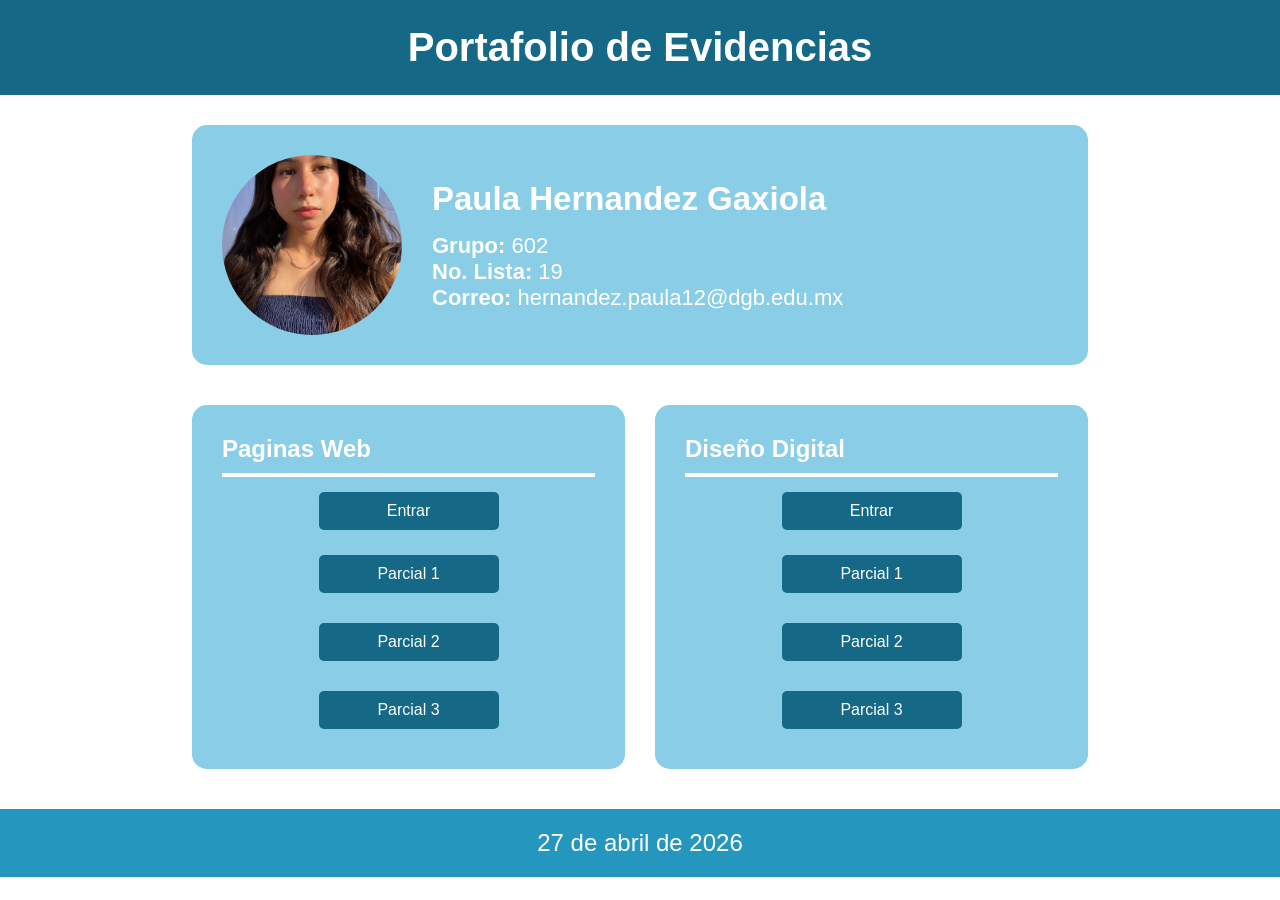
<file: index.html>
<!DOCTYPE html>
<html lang="es">
<head>
    <meta charset="utf-8">
    <meta http-equiv="X-UA-Compatible" content="IE=edge">
    <meta name="viewport" content="width=device-width, initial-scale=1.0">
    <link rel="stylesheet" type="text/css" href="estilo.css">
    <title>Portafolio de Evidencias</title>
</head>

<body>

<header>

    <h1>Portafolio de Evidencias</h1>

</header>

<main>

    <section class="perfil">
        <img src="foto.png" alt="Foto de perfil">
        <div class="perfil_contenido">
            <h2>Paula Hernandez Gaxiola</h2>
            <p><strong>Grupo:</strong> 602</p>
            <p><strong>No. Lista:</strong> 19</p>
            <p><strong>Correo:</strong> hernandez.paula12@dgb.edu.mx</p>
        </div>

    </section>

    <section class="materias">
        <div class="tarjeta">
            <h2>Paginas Web</h2>
            <a href="pw_index.html">
                Entrar
            </a>
            <div class="parciales">
                <a href="paginas-web/pw_p1_index.html">
                    Parcial 1
                </a>
                <a href="paginas-web/pw_p2_index.html">
                    Parcial 2
                </a>
                <a href="paginas-web/pw_p3_index.html">
                    Parcial 3
                </a>
            </div>
        </div>

        <div class="tarjeta">
            <h2>Diseño Digital</h2>
            <a href="dd_index.html">
                Entrar
            </a>
            <div class="parciales">
                <a href="diseno-digital/dd_p1_index.html">
                    Parcial 1
                </a>
                <a href="diseno-digital/dd_p2_index.html">
                    Parcial 2
                </a>
                <a href="diseno-digital/dd_p3_index.html">
                    Parcial 3
                </a>
            </div>
        </div>
    </section>
    </main>

    <footer>
        <p>27 de abril de 2026</p>
    </footer>

</body>
</html>
</file>
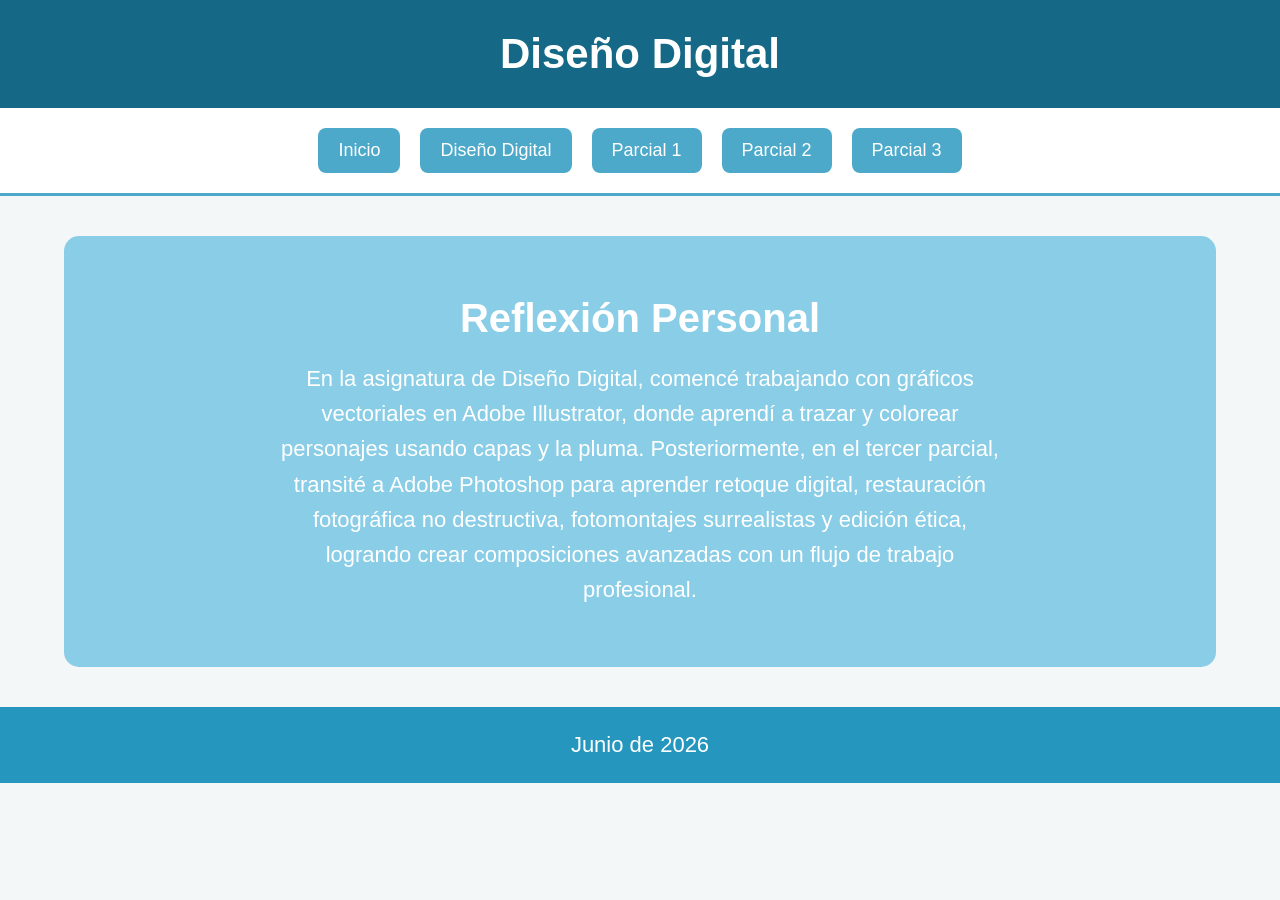
<file: dd_index.html>
<!DOCTYPE html>
<html lang="es">
<head>
    <meta charset="UTF-8">
    <meta name="viewport" content="width=device-width, initial-scale=1.0">
    <link rel="stylesheet" href="estilos_dd.css">
    <title>Diseño Digital</title>
</head>
<body>
    <header>
        <h1>Diseño Digital</h1>
    </header>

    <nav>

        <a href="index.html">Inicio</a>
        <a href="dd_index.html">Diseño Digital</a>
        <a href="diseno-digital/dd_p1_index.html"> Parcial 1</a>
        <a href="diseno-digital/dd_p2_index.html"> Parcial 2</a>
        <a href="diseno-digital/dd_p3_index.html"> Parcial 3</a>

    </nav>

    <main>
        <div id="banner">
            <div class="contenido_banner">
                <h2>Reflexión Personal</h2>
                <p>
                    En la asignatura de Diseño Digital, comencé trabajando con gráficos vectoriales en Adobe Illustrator, donde aprendí a trazar y colorear personajes usando capas y la pluma. Posteriormente, en el tercer parcial, transité a Adobe Photoshop para aprender retoque digital, restauración fotográfica no destructiva, fotomontajes surrealistas y edición ética, logrando crear composiciones avanzadas con un flujo de trabajo profesional.
                </p>
            </div>
        </div>
    </main>

    <footer>
        <p>Junio de 2026</p>
    </footer>

</body>
</html>
</file>
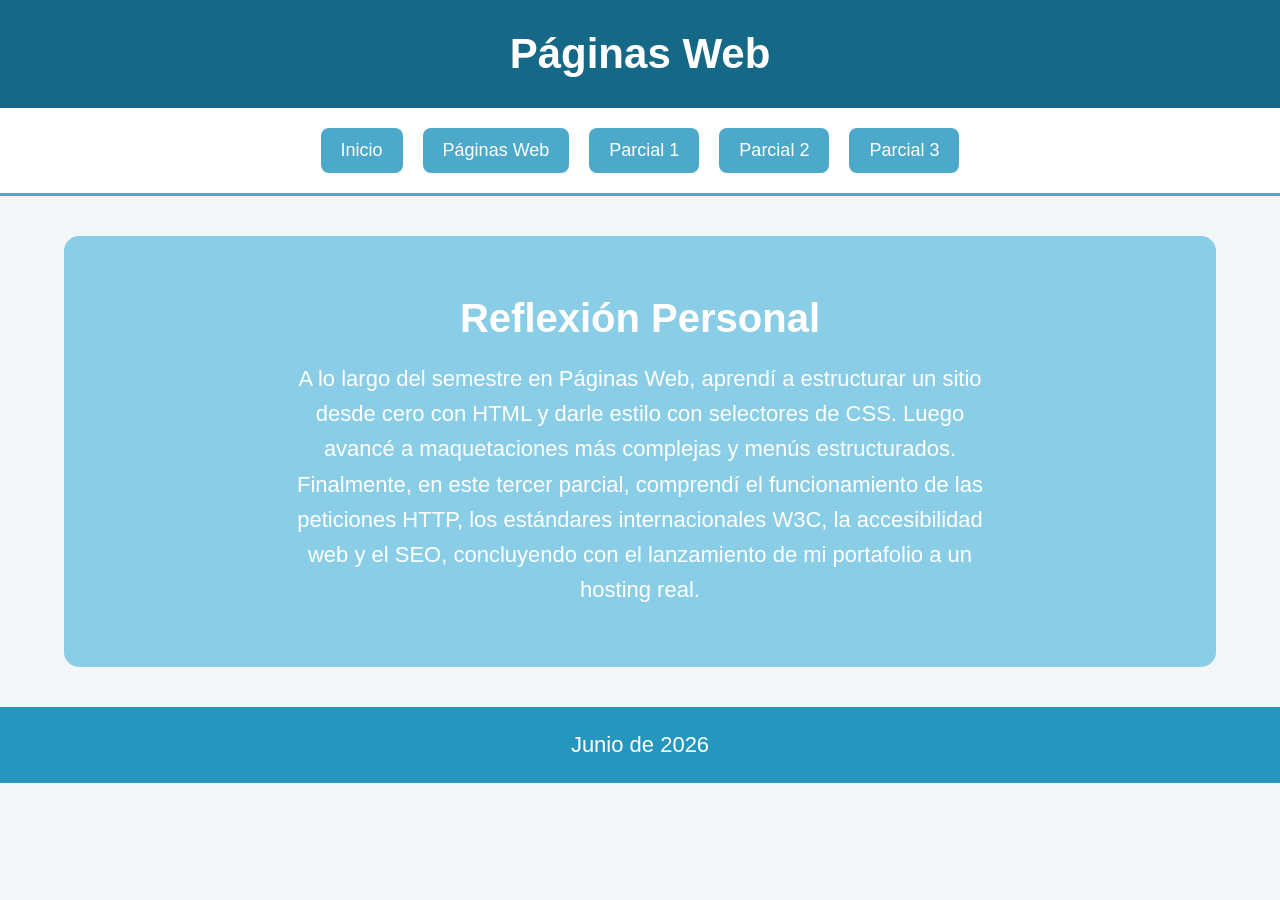
<file: pw_index.html>
<!DOCTYPE html>
<html lang="es">
<head>
    <meta charset="UTF-8">
    <meta name="viewport" content="width=device-width, initial-scale=1.0">
    <link rel="stylesheet" href="estilos_pw.css">
    <title>Páginas Web</title>
</head>
<body>
    <header>
        <h1>Páginas Web</h1>
    </header>

    <nav>

        <a href="index.html">Inicio</a>
        <a href="pw_index.html">Páginas Web</a>
        <a href="paginas-web/pw_p1_index.html"> Parcial 1</a>
        <a href="paginas-web/pw_p2_index.html"> Parcial 2</a>
        <a href="paginas-web/pw_p3_index.html"> Parcial 3</a>

    </nav>

    <main>
        <div id="banner">
            <div class="contenido_banner">
                <h2>Reflexión Personal</h2>
                <p>
                    A lo largo del semestre en Páginas Web, aprendí a estructurar un sitio desde cero con HTML y darle estilo con selectores de CSS. Luego avancé a maquetaciones más complejas y menús estructurados. Finalmente, en este tercer parcial, comprendí el funcionamiento de las peticiones HTTP, los estándares internacionales W3C, la accesibilidad web y el SEO, concluyendo con el lanzamiento de mi portafolio a un hosting real.
                </p>
            </div>
        </div>
    </main>

    <footer>
        <p>Junio de 2026</p>
    </footer>

</body>
</html>
</file>
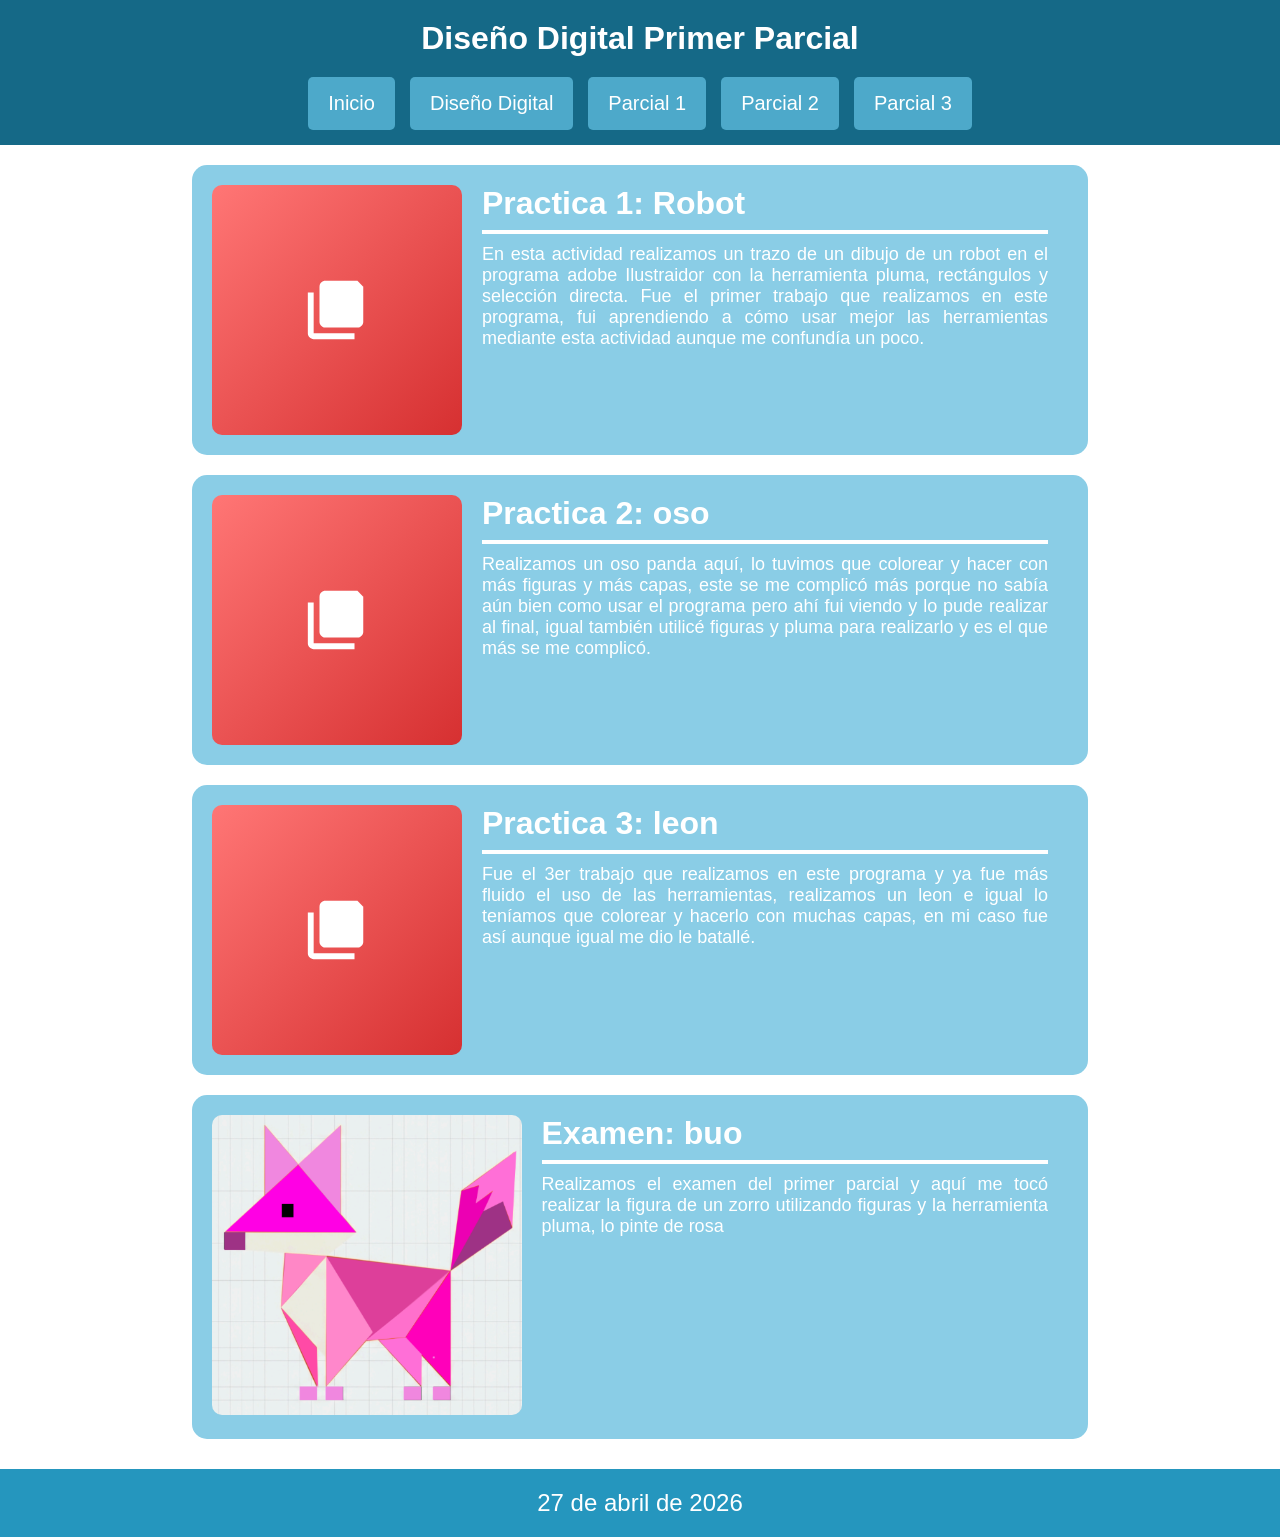
<file: diseno-digital/dd_p1_index.html>
<!DOCTYPE html>
<html lang="es">
<head>
    <meta charset="utf-8">
    <meta http-equiv="X-UA-Compatible" content="IE=edge">
    <meta name="viewport" content="width=device-width, initial-scale=1.0">
    <link rel="stylesheet" type="text/css" href="../estilos_dd_p1.css">
    <title>Primer Parcial</title>
</head>

<body>
    <header>
        <h1>Diseño Digital Primer Parcial</h1>
        <nav>
            <ul>
                <li><a href="../index.html">Inicio</a></li>
                <li><a href="../dd_index.html">Diseño Digital</a></li>
                <li><a href="dd_p1_index.html">Parcial 1</a></li>
                <li><a href="dd_p2_index.html">Parcial 2</a></li>
                <li><a href="dd_p3_index.html">Parcial 3</a></li>
            </ul>
        </nav>
    </header>

    <main>
        <div class="actividad">
            <a href="../elementos/dd1prac1.pdf" target="_blank" class="preview-container">
                <div class="file-icon-wrapper pdf-bg">
                    <svg viewBox="0 0 24 24" class="file-svg">
                        <path d="M19,2H8C6.9,2,6,2.9,6,4v12c0,1.1,0.9,2,2,2h11c1.1,0,2-0.9,2-2V4C21,2.9,20.1,2H19z M19,16H8V4h11V16z" fill="#FFF"/>
                        <path d="M4,6H2v14c0,1.1,0.9,2,2,2h14v-2H4V6z" fill="#FFF"/>
                        <text x="10" y="12" fill="#FFF" font-family="Arial" font-size="5" font-weight="bold">PDF</text>
                    </svg>
                </div>
            </a>
            <div class="actividad_contenido">
                <h2 class="actividad_titulo">
                    Practica 1: Robot
                </h2>
                <p class="actividad_descripcion">
                    En esta actividad realizamos un trazo de un dibujo de un robot en el programa adobe Ilustraidor con la herramienta pluma, rectángulos y selección directa. Fue el primer trabajo que realizamos en este programa, fui aprendiendo a cómo usar mejor las herramientas mediante esta actividad aunque me confundía un poco. 
                </p>
            </div>
        </div>
    <div class="actividad">
        <a href="../elementos/dd1prac2.pdf" target="_blank" class="preview-container">
            <div class="file-icon-wrapper pdf-bg">
                <svg viewBox="0 0 24 24" class="file-svg">
                    <path d="M19,2H8C6.9,2,6,2.9,6,4v12c0,1.1,0.9,2,2,2h11c1.1,0,2-0.9,2-2V4C21,2.9,20.1,2H19z M19,16H8V4h11V16z" fill="#FFF"/>
                    <path d="M4,6H2v14c0,1.1,0.9,2,2,2h14v-2H4V6z" fill="#FFF"/>
                    <text x="10" y="12" fill="#FFF" font-family="Arial" font-size="5" font-weight="bold">PDF</text>
                </svg>
            </div>
        </a>
        <div class="actividad_contenido">
            <h2 class="actividad_titulo">
                Practica 2: oso
            </h2>
            <p class="actividad_descripcion">
               Realizamos un oso panda aquí, lo tuvimos que colorear y hacer con más figuras y más capas, este se me complicó más porque no sabía aún bien como usar el programa pero ahí fui viendo y lo pude realizar al final, igual también utilicé figuras y pluma para realizarlo y es el que más se me complicó. 
            </p>
        </div>
    </div>
    <div class="actividad">
        <a href="../elementos/dd1prac3.pdf" target="_blank" class="preview-container">
            <div class="file-icon-wrapper pdf-bg">
                <svg viewBox="0 0 24 24" class="file-svg">
                    <path d="M19,2H8C6.9,2,6,2.9,6,4v12c0,1.1,0.9,2,2,2h11c1.1,0,2-0.9,2-2V4C21,2.9,20.1,2H19z M19,16H8V4h11V16z" fill="#FFF"/>
                    <path d="M4,6H2v14c0,1.1,0.9,2,2,2h14v-2H4V6z" fill="#FFF"/>
                    <text x="10" y="12" fill="#FFF" font-family="Arial" font-size="5" font-weight="bold">PDF</text>
                </svg>
            </div>
        </a>
        <div class="actividad_contenido">
            <h2 class="actividad_titulo">
                Practica 3: leon
            </h2>
            <p class="actividad_descripcion">
                Fue el 3er trabajo que realizamos en este programa y ya fue más fluido el uso de las herramientas, realizamos un leon e igual lo teníamos que colorear y hacerlo con muchas capas, en mi caso fue así aunque igual me dio le batallé.
            </p>
        </div>
    </div>
        <div class="actividad">
        <a href="../elementos/dd1examen.png" target="_blank">
            <img src="../elementos/dd1examen.png" alt="Vista previa" class="actividad_pdf">
        </a>
        <div class="actividad_contenido">
            <h2 class="actividad_titulo">
                Examen: buo
            </h2>
            <p class="actividad_descripcion">
                Realizamos el examen del primer parcial y aquí me tocó realizar la figura de un zorro utilizando figuras y la herramienta pluma, lo pinte de rosa
            </p>
        </div>
    </div>
    </main>

    <footer>
        <p>27 de abril de 2026</p>
    </footer>

</body>
</html>
</file>
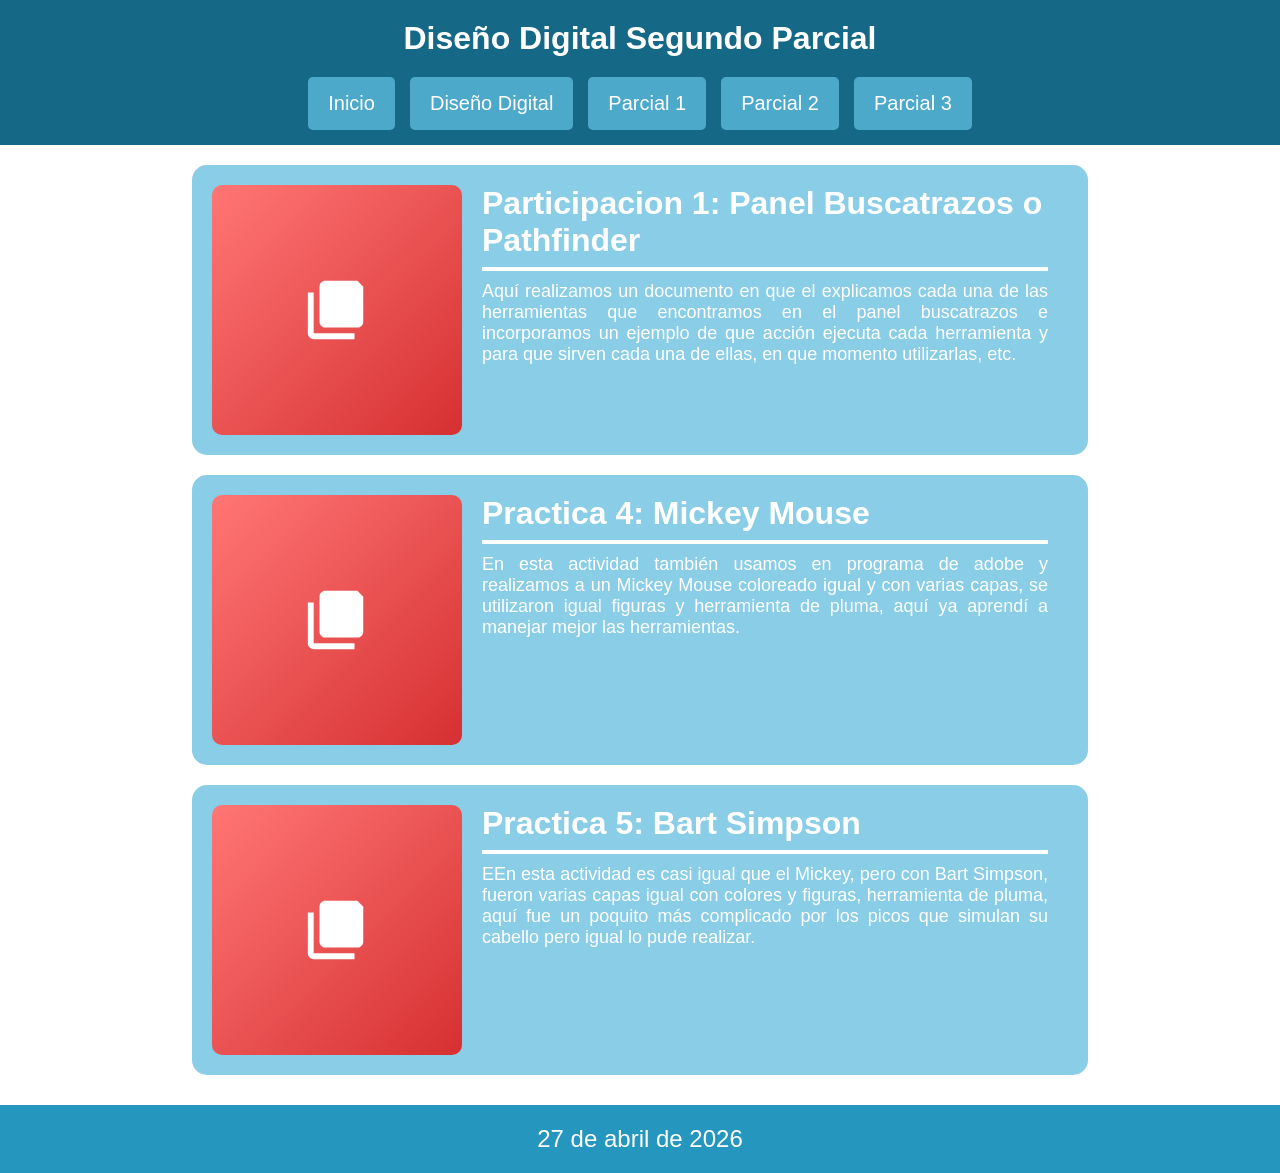
<file: diseno-digital/dd_p2_index.html>
<!DOCTYPE html>
<html lang="es">
<head>
    <meta charset="utf-8">
    <meta http-equiv="X-UA-Compatible" content="IE=edge">
    <meta name="viewport" content="width=device-width, initial-scale=1.0">
    <link rel="stylesheet" type="text/css" href="../estilos_dd_p2.css">
    <title>Segundo Parcial</title>
</head>

<body>

    <header>

        <h1>Diseño Digital Segundo Parcial</h1>

        <nav>

        <ul>
            <li><a href="../index.html">Inicio</a></li>
            <li><a href="../dd_index.html">Diseño Digital</a></li>
            <li><a href="dd_p1_index.html">Parcial 1</a></li>
            <li><a href="dd_p2_index.html">Parcial 2</a></li>
            <li><a href="dd_p3_index.html">Parcial 3</a></li>
        </ul>

        </nav>

    </header>

    <main>
            <div class="actividad">
                <a href="../elementos/buscatrazos.pdf" target="_blank" class="preview-container">
                    <div class="file-icon-wrapper pdf-bg">
                        <svg viewBox="0 0 24 24" class="file-svg">
                            <path d="M19,2H8C6.9,2,6,2.9,6,4v12c0,1.1,0.9,2,2,2h11c1.1,0,2-0.9,2-2V4C21,2.9,20.1,2H19z M19,16H8V4h11V16z" fill="#FFF"/>
                            <path d="M4,6H2v14c0,1.1,0.9,2,2,2h14v-2H4V6z" fill="#FFF"/>
                            <text x="10" y="12" fill="#FFF" font-family="Arial" font-size="5" font-weight="bold">PDF</text>
                        </svg>
                    </div>
                </a>
        <div class="actividad_contenido">
            <h2 class="actividad_titulo">
                Participacion 1: Panel Buscatrazos o Pathfinder
            </h2>
            <p class="actividad_descripcion">
                Aquí realizamos un documento en que el explicamos cada una de las herramientas que encontramos en el panel buscatrazos e incorporamos un ejemplo de que acción ejecuta cada herramienta y para que sirven cada una de ellas, en que momento utilizarlas, etc.
            </p>
        </div>
    </div>
    <div class="actividad">
        <a href="../elementos/dd2prac1.pdf" target="_blank" class="preview-container">
            <div class="file-icon-wrapper pdf-bg">
                <svg viewBox="0 0 24 24" class="file-svg">
                    <path d="M19,2H8C6.9,2,6,2.9,6,4v12c0,1.1,0.9,2,2,2h11c1.1,0,2-0.9,2-2V4C21,2.9,20.1,2H19z M19,16H8V4h11V16z" fill="#FFF"/>
                    <path d="M4,6H2v14c0,1.1,0.9,2,2,2h14v-2H4V6z" fill="#FFF"/>
                    <text x="10" y="12" fill="#FFF" font-family="Arial" font-size="5" font-weight="bold">PDF</text>
                </svg>
            </div>
        </a>
        <div class="actividad_contenido">
            <h2 class="actividad_titulo">
                Practica 4: Mickey Mouse
            </h2>
            <p class="actividad_descripcion">
                En esta actividad también usamos en programa de adobe y realizamos a un Mickey Mouse coloreado igual y con varias capas, se utilizaron igual figuras y herramienta de pluma, aquí ya aprendí a manejar mejor las herramientas.
            </p>
        </div>
    </div>
    <div class="actividad">
        <a href="../elementos/dd2parac2.pdf" target="_blank" class="preview-container">
            <div class="file-icon-wrapper pdf-bg">
                <svg viewBox="0 0 24 24" class="file-svg">
                    <path d="M19,2H8C6.9,2,6,2.9,6,4v12c0,1.1,0.9,2,2,2h11c1.1,0,2-0.9,2-2V4C21,2.9,20.1,2H19z M19,16H8V4h11V16z" fill="#FFF"/>
                    <path d="M4,6H2v14c0,1.1,0.9,2,2,2h14v-2H4V6z" fill="#FFF"/>
                    <text x="10" y="12" fill="#FFF" font-family="Arial" font-size="5" font-weight="bold">PDF</text>
                </svg>
            </div>
        </a>
        <div class="actividad_contenido">
            <h2 class="actividad_titulo">
                Practica 5: Bart Simpson
            </h2>
            <p class="actividad_descripcion">
                EEn esta actividad es casi igual que el Mickey, pero con Bart Simpson, fueron varias capas igual con colores y figuras, herramienta de pluma, aquí fue un poquito más complicado por los picos que simulan su cabello pero igual lo pude realizar. 
            </p>
        </div>
    </div>
    </main>

    <footer>
        <p>27 de abril de 2026</p>
    </footer>

</body>
</html>
</file>
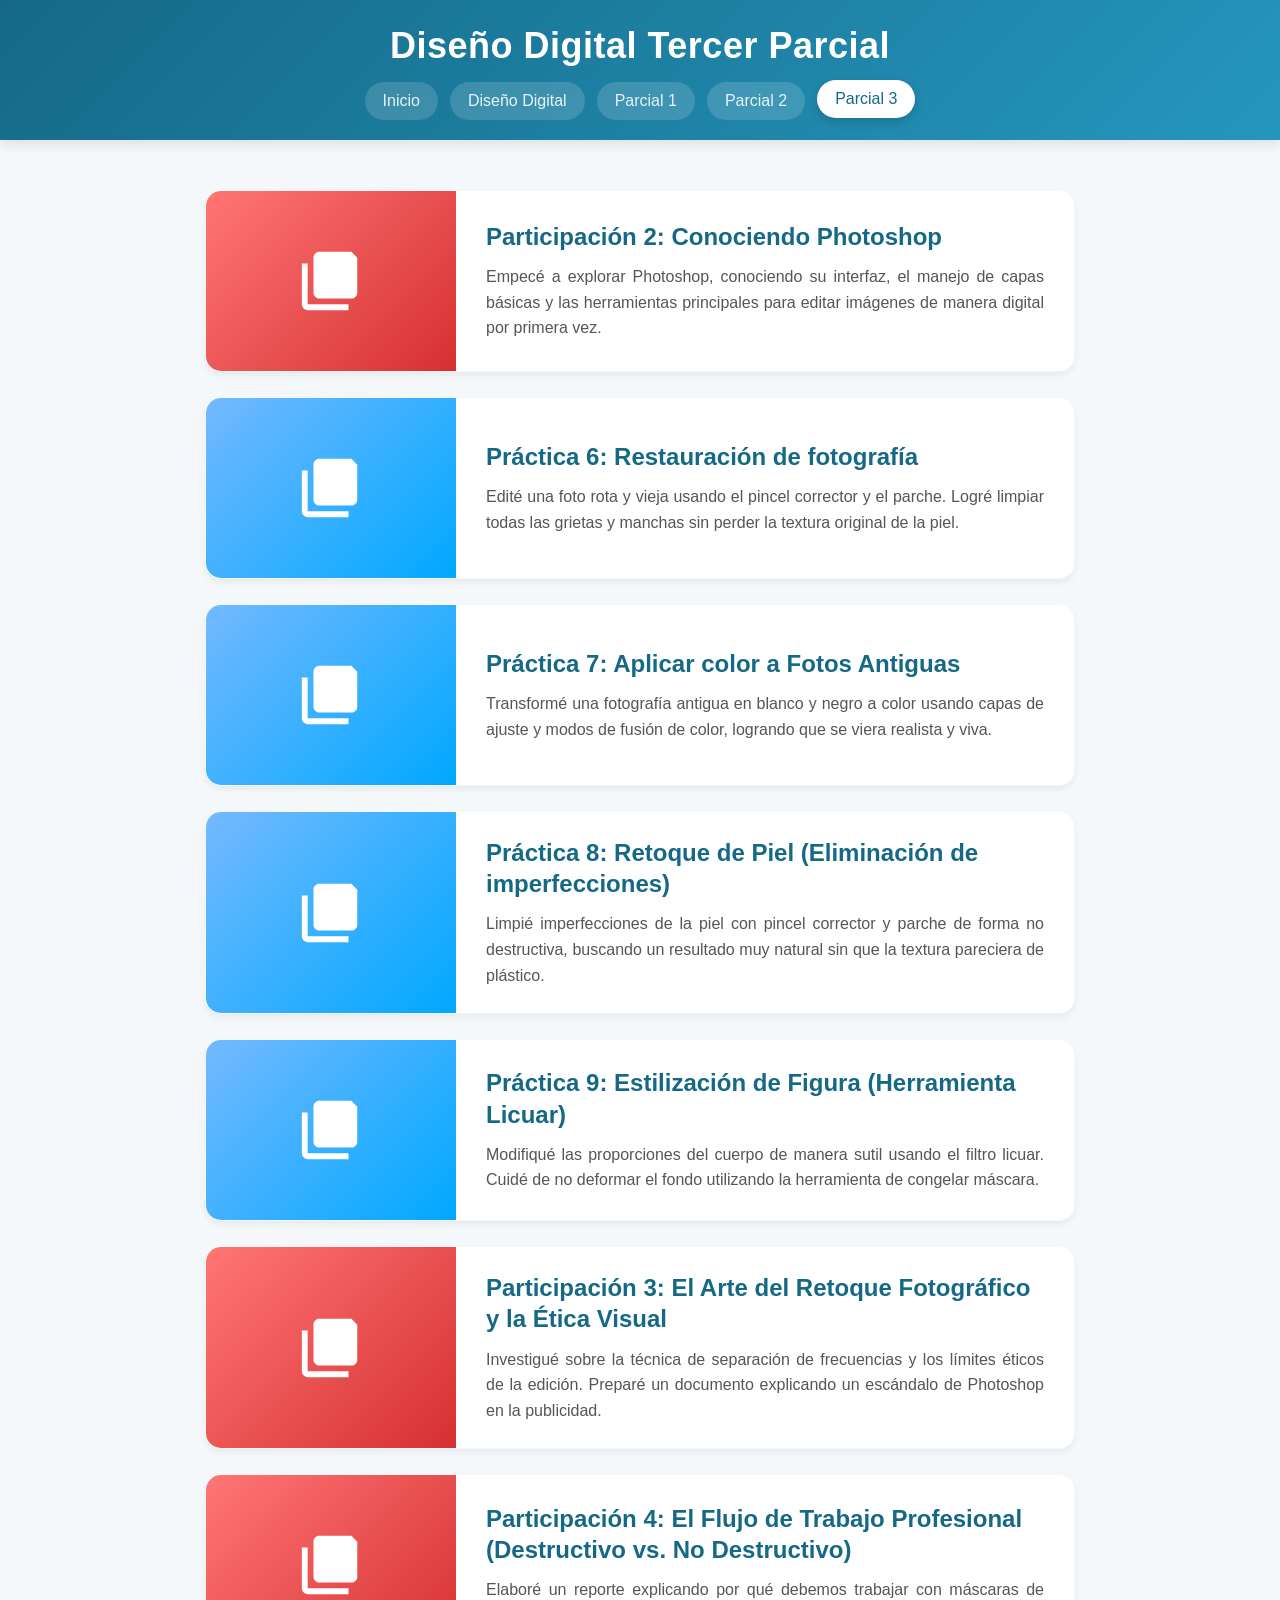
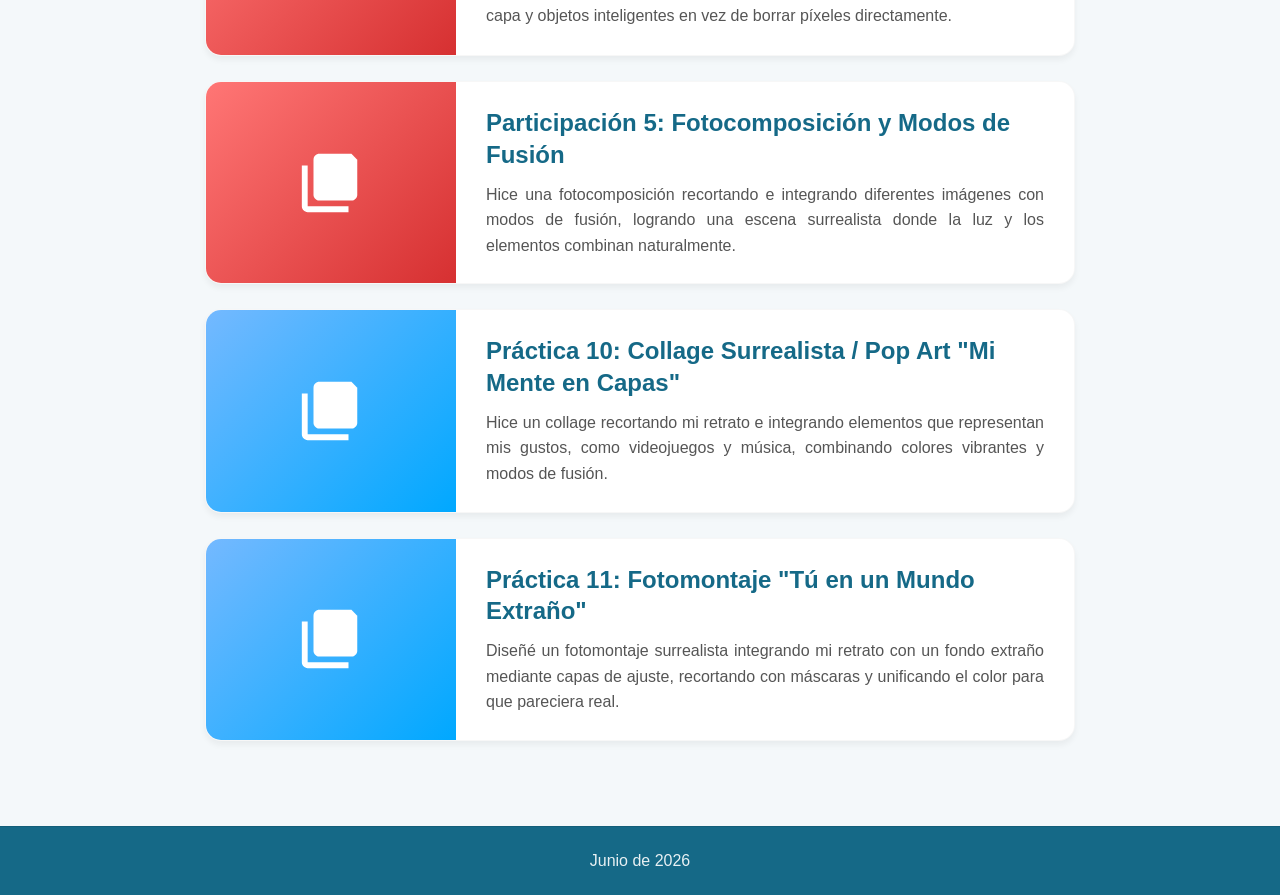
<file: diseno-digital/dd_p3_index.html>
﻿<!DOCTYPE html>
<html lang="es">
<head>
    <meta charset="utf-8">
    <meta http-equiv="X-UA-Compatible" content="IE=edge">
    <meta name="viewport" content="width=device-width, initial-scale=1.0">
    <link rel="stylesheet" type="text/css" href="../estilos_dd_p3.css">
    <title>Tercer Parcial - Diseño Digital</title>
</head>

<body>

<header>
    <h1>Diseño Digital Tercer Parcial</h1>
    <nav>
        <ul>
            <li><a href="../index.html">Inicio</a></li>
            <li><a href="../dd_index.html">Diseño Digital</a></li>
            <li><a href="dd_p1_index.html">Parcial 1</a></li>
            <li><a href="dd_p2_index.html">Parcial 2</a></li>
            <li><a href="dd_p3_index.html" class="active">Parcial 3</a></li>
        </ul>
    </nav>
</header>

<main>
    <!-- Actividad 1 -->
    <div class="actividad">
        <a href="../elementos/paula-hernandez-gaxiola-inicios-photoshop.pdf" target="_blank" class="preview-container">
            <div class="file-icon-wrapper pdf-bg">
                <svg viewBox="0 0 24 24" class="file-svg">
                    <path d="M19,2H8C6.9,2,6,2.9,6,4v12c0,1.1,0.9,2,2,2h11c1.1,0,2-0.9,2-2V4C21,2.9,20.1,2H19z M19,16H8V4h11V16z" fill="#FFF"/>
                    <path d="M4,6H2v14c0,1.1,0.9,2,2,2h14v-2H4V6z" fill="#FFF"/>
                    <text x="10" y="12" fill="#FFF" font-family="Arial" font-size="5" font-weight="bold">PDF</text>
                </svg>
            </div>
        </a>
        <div class="actividad_contenido">
            <h2 class="actividad_titulo">
                Participación 2: Conociendo Photoshop
            </h2>
            <p class="actividad_descripcion">
                Empecé a explorar Photoshop, conociendo su interfaz, el manejo de capas básicas y las herramientas principales para editar imágenes de manera digital por primera vez.
            </p>
        </div>
    </div>

    <!-- Actividad 2 -->
    <div class="actividad">
        <a href="../elementos/foto-danada-1.zip" target="_blank" class="preview-container">
            <div class="file-icon-wrapper psd-bg">
                <svg viewBox="0 0 24 24" class="file-svg">
                    <path d="M19,2H8C6.9,2,6,2.9,6,4v12c0,1.1,0.9,2,2,2h11c1.1,0,2-0.9,2-2V4C21,2.9,20.1,2H19z M19,16H8V4h11V16z" fill="#FFF"/>
                    <path d="M4,6H2v14c0,1.1,0.9,2,2,2h14v-2H4V6z" fill="#FFF"/>
                    <text x="10" y="12" fill="#FFF" font-family="Arial" font-size="5" font-weight="bold">PSD</text>
                </svg>
            </div>
        </a>
        <div class="actividad_contenido">
            <h2 class="actividad_titulo">
                Práctica 6: Restauración de fotografía
            </h2>
            <p class="actividad_descripcion">
                Edité una foto rota y vieja usando el pincel corrector y el parche. Logré limpiar todas las grietas y manchas sin perder la textura original de la piel.
            </p>
        </div>
    </div>

    <!-- Actividad 3 -->
    <div class="actividad">
        <a href="../elementos/trabaj.zip" target="_blank" class="preview-container">
            <div class="file-icon-wrapper psd-bg">
                <svg viewBox="0 0 24 24" class="file-svg">
                    <path d="M19,2H8C6.9,2,6,2.9,6,4v12c0,1.1,0.9,2,2,2h11c1.1,0,2-0.9,2-2V4C21,2.9,20.1,2H19z M19,16H8V4h11V16z" fill="#FFF"/>
                    <path d="M4,6H2v14c0,1.1,0.9,2,2,2h14v-2H4V6z" fill="#FFF"/>
                    <text x="10" y="12" fill="#FFF" font-family="Arial" font-size="5" font-weight="bold">PSD</text>
                </svg>
            </div>
        </a>
        <div class="actividad_contenido">
            <h2 class="actividad_titulo">
                Práctica 7: Aplicar color a Fotos Antiguas
            </h2>
            <p class="actividad_descripcion">
                Transformé una fotografía antigua en blanco y negro a color usando capas de ajuste y modos de fusión de color, logrando que se viera realista y viva.
            </p>
        </div>
    </div>

    <!-- Actividad 4 -->
    <div class="actividad">
        <a href="../elementos/pwpractica9.zip" target="_blank" class="preview-container">
            <div class="file-icon-wrapper psd-bg">
                <svg viewBox="0 0 24 24" class="file-svg">
                    <path d="M19,2H8C6.9,2,6,2.9,6,4v12c0,1.1,0.9,2,2,2h11c1.1,0,2-0.9,2-2V4C21,2.9,20.1,2H19z M19,16H8V4h11V16z" fill="#FFF"/>
                    <path d="M4,6H2v14c0,1.1,0.9,2,2,2h14v-2H4V6z" fill="#FFF"/>
                    <text x="10" y="12" fill="#FFF" font-family="Arial" font-size="5" font-weight="bold">PSD</text>
                </svg>
            </div>
        </a>
        <div class="actividad_contenido">
            <h2 class="actividad_titulo">
                Práctica 8: Retoque de Piel (Eliminación de imperfecciones)
            </h2>
            <p class="actividad_descripcion">
                Limpié imperfecciones de la piel con pincel corrector y parche de forma no destructiva, buscando un resultado muy natural sin que la textura pareciera de plástico.
            </p>
        </div>
    </div>

    <!-- Actividad 5 -->
    <div class="actividad">
        <a href="../elementos/pwpractica9.zip" target="_blank" class="preview-container">
            <div class="file-icon-wrapper psd-bg">
                <svg viewBox="0 0 24 24" class="file-svg">
                    <path d="M19,2H8C6.9,2,6,2.9,6,4v12c0,1.1,0.9,2,2,2h11c1.1,0,2-0.9,2-2V4C21,2.9,20.1,2H19z M19,16H8V4h11V16z" fill="#FFF"/>
                    <path d="M4,6H2v14c0,1.1,0.9,2,2,2h14v-2H4V6z" fill="#FFF"/>
                    <text x="10" y="12" fill="#FFF" font-family="Arial" font-size="5" font-weight="bold">PSD</text>
                </svg>
            </div>
        </a>
        <div class="actividad_contenido">
            <h2 class="actividad_titulo">
                Práctica 9: Estilización de Figura (Herramienta Licuar)
            </h2>
            <p class="actividad_descripcion">
                Modifiqué las proporciones del cuerpo de manera sutil usando el filtro licuar. Cuidé de no deformar el fondo utilizando la herramienta de congelar máscara.
            </p>
        </div>
    </div>

    <!-- Actividad 6 -->
    <div class="actividad">
        <a href="../elementos/participacion-3-dd-el-arte-del-retoque.pdf" target="_blank" class="preview-container">
            <div class="file-icon-wrapper pdf-bg">
                <svg viewBox="0 0 24 24" class="file-svg">
                    <path d="M19,2H8C6.9,2,6,2.9,6,4v12c0,1.1,0.9,2,2,2h11c1.1,0,2-0.9,2-2V4C21,2.9,20.1,2H19z M19,16H8V4h11V16z" fill="#FFF"/>
                    <path d="M4,6H2v14c0,1.1,0.9,2,2,2h14v-2H4V6z" fill="#FFF"/>
                    <text x="10" y="12" fill="#FFF" font-family="Arial" font-size="5" font-weight="bold">PDF</text>
                </svg>
            </div>
        </a>
        <div class="actividad_contenido">
            <h2 class="actividad_titulo">
                Participación 3: El Arte del Retoque Fotográfico y la Ética Visual
            </h2>
            <p class="actividad_descripcion">
                Investigué sobre la técnica de separación de frecuencias y los límites éticos de la edición. Preparé un documento explicando un escándalo de Photoshop en la publicidad.
            </p>
        </div>
    </div>

    <!-- Actividad 7 -->
    <div class="actividad">
        <a href="../elementos/participacion-4-dd-flujo-trabajo.pdf" target="_blank" class="preview-container">
            <div class="file-icon-wrapper pdf-bg">
                <svg viewBox="0 0 24 24" class="file-svg">
                    <path d="M19,2H8C6.9,2,6,2.9,6,4v12c0,1.1,0.9,2,2,2h11c1.1,0,2-0.9,2-2V4C21,2.9,20.1,2H19z M19,16H8V4h11V16z" fill="#FFF"/>
                    <path d="M4,6H2v14c0,1.1,0.9,2,2,2h14v-2H4V6z" fill="#FFF"/>
                    <text x="10" y="12" fill="#FFF" font-family="Arial" font-size="5" font-weight="bold">PDF</text>
                </svg>
            </div>
        </a>
        <div class="actividad_contenido">
            <h2 class="actividad_titulo">
                Participación 4: El Flujo de Trabajo Profesional (Destructivo vs. No Destructivo)
            </h2>
            <p class="actividad_descripcion">
                Elaboré un reporte explicando por qué debemos trabajar con máscaras de capa y objetos inteligentes en vez de borrar píxeles directamente.
            </p>
        </div>
    </div>

    <!-- Actividad 8 -->
    <div class="actividad">
        <a href="../elementos/fotocomposicion.pdf" target="_blank" class="preview-container">
            <div class="file-icon-wrapper pdf-bg">
                <svg viewBox="0 0 24 24" class="file-svg">
                    <path d="M19,2H8C6.9,2,6,2.9,6,4v12c0,1.1,0.9,2,2,2h11c1.1,0,2-0.9,2-2V4C21,2.9,20.1,2H19z M19,16H8V4h11V16z" fill="#FFF"/>
                    <path d="M4,6H2v14c0,1.1,0.9,2,2,2h14v-2H4V6z" fill="#FFF"/>
                    <text x="10" y="12" fill="#FFF" font-family="Arial" font-size="5" font-weight="bold">PDF</text>
                </svg>
            </div>
        </a>
        <div class="actividad_contenido">
            <h2 class="actividad_titulo">
                Participación 5: Fotocomposición y Modos de Fusión
            </h2>
            <p class="actividad_descripcion">
                Hice una fotocomposición recortando e integrando diferentes imágenes con modos de fusión, logrando una escena surrealista donde la luz y los elementos combinan naturalmente.
            </p>
        </div>
    </div>

    <!-- Actividad 9 -->
    <div class="actividad">
        <a href="../elementos/collage-2.zip" target="_blank" class="preview-container">
            <div class="file-icon-wrapper psd-bg">
                <svg viewBox="0 0 24 24" class="file-svg">
                    <path d="M19,2H8C6.9,2,6,2.9,6,4v12c0,1.1,0.9,2,2,2h11c1.1,0,2-0.9,2-2V4C21,2.9,20.1,2H19z M19,16H8V4h11V16z" fill="#FFF"/>
                    <path d="M4,6H2v14c0,1.1,0.9,2,2,2h14v-2H4V6z" fill="#FFF"/>
                    <text x="10" y="12" fill="#FFF" font-family="Arial" font-size="5" font-weight="bold">PSD</text>
                </svg>
            </div>
        </a>
        <div class="actividad_contenido">
            <h2 class="actividad_titulo">
                Práctica 10: Collage Surrealista / Pop Art "Mi Mente en Capas"
            </h2>
            <p class="actividad_descripcion">
                Hice un collage recortando mi retrato e integrando elementos que representan mis gustos, como videojuegos y música, combinando colores vibrantes y modos de fusión.
            </p>
        </div>
    </div>

    <!-- Actividad 10 -->
    <div class="actividad">
        <a href="../elementos/practica11.zip" target="_blank" class="preview-container">
            <div class="file-icon-wrapper psd-bg">
                <svg viewBox="0 0 24 24" class="file-svg">
                    <path d="M19,2H8C6.9,2,6,2.9,6,4v12c0,1.1,0.9,2,2,2h11c1.1,0,2-0.9,2-2V4C21,2.9,20.1,2H19z M19,16H8V4h11V16z" fill="#FFF"/>
                    <path d="M4,6H2v14c0,1.1,0.9,2,2,2h14v-2H4V6z" fill="#FFF"/>
                    <text x="10" y="12" fill="#FFF" font-family="Arial" font-size="5" font-weight="bold">PSD</text>
                </svg>
            </div>
        </a>
        <div class="actividad_contenido">
            <h2 class="actividad_titulo">
                Práctica 11: Fotomontaje "Tú en un Mundo Extraño"
            </h2>
            <p class="actividad_descripcion">
                Diseñé un fotomontaje surrealista integrando mi retrato con un fondo extraño mediante capas de ajuste, recortando con máscaras y unificando el color para que pareciera real.
            </p>
        </div>
    </div>
</main>

<footer>
    <p>Junio de 2026</p>
</footer>

</body>
</html>
</file>
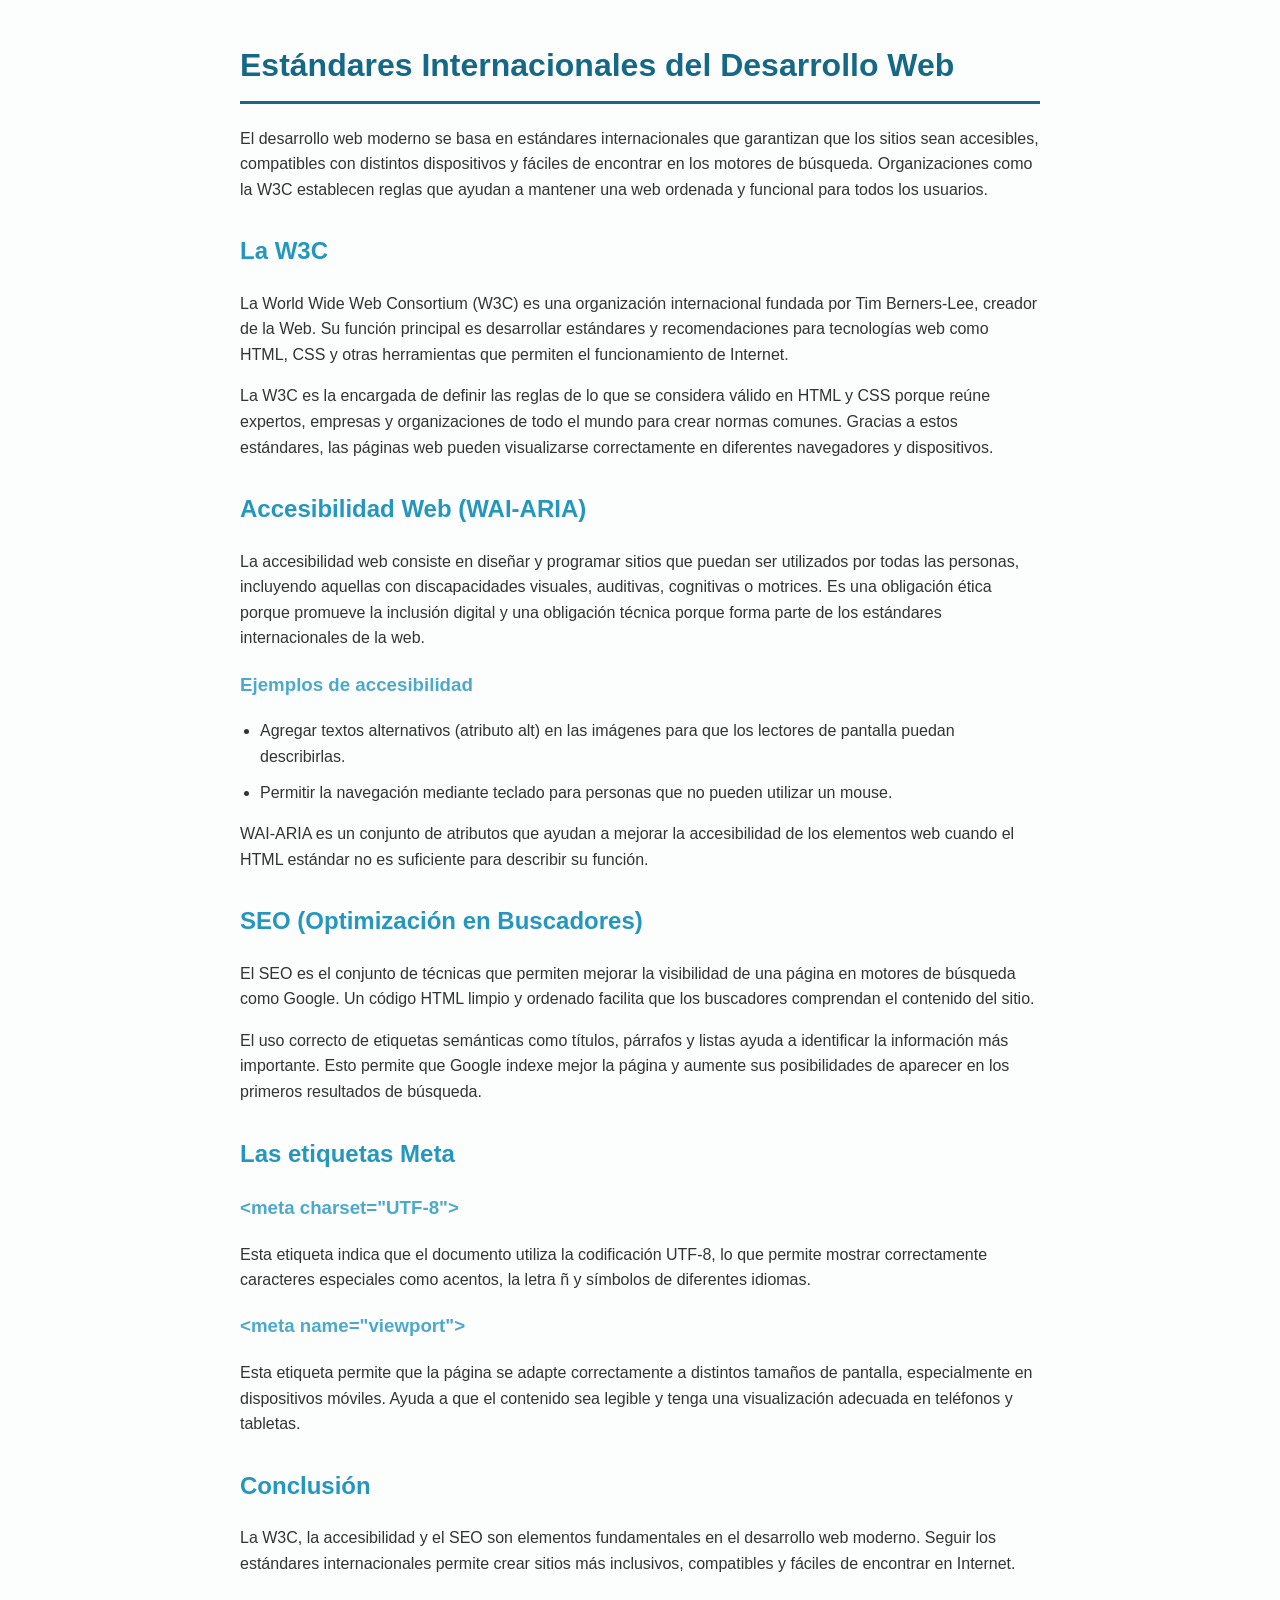
<file: elementos/estandares.html>
<!DOCTYPE html>
<html lang="es">
<head>
    <meta charset="UTF-8">
    <meta http-equiv="X-UA-Compatible" content="IE=edge">
    <meta name="viewport" content="width=device-width, initial-scale=1.0">
    <title>Estándares Internacionales del Desarrollo Web</title>
    <style>
        body {
            font-family: 'Segoe UI', Tahoma, Geneva, Verdana, sans-serif;
            line-height: 1.6;
            margin: 40px auto;
            max-width: 800px;
            padding: 0 20px;
            color: #333;
            background-color: #fcfdfd;
        }
        h1 {
            color: #156987;
            border-bottom: 3px solid #156987;
            padding-bottom: 10px;
        }
        h2 {
            color: #2596be;
            margin-top: 30px;
        }
        h3 {
            color: #4da9ca;
        }
        ul {
            padding-left: 20px;
        }
        li {
            margin-bottom: 10px;
        }
    </style>
</head>
<body>

    <h1>Estándares Internacionales del Desarrollo Web</h1>

    <p>
        El desarrollo web moderno se basa en estándares internacionales que garantizan
        que los sitios sean accesibles, compatibles con distintos dispositivos y fáciles
        de encontrar en los motores de búsqueda. Organizaciones como la W3C establecen
        reglas que ayudan a mantener una web ordenada y funcional para todos los usuarios.
    </p>
    
    <h2>La W3C</h2>

    <p>
        La World Wide Web Consortium (W3C) es una organización internacional fundada por
        Tim Berners-Lee, creador de la Web. Su función principal es desarrollar estándares
        y recomendaciones para tecnologías web como HTML, CSS y otras herramientas que
        permiten el funcionamiento de Internet.
    </p>

    <p>
        La W3C es la encargada de definir las reglas de lo que se considera válido en HTML
        y CSS porque reúne expertos, empresas y organizaciones de todo el mundo para crear
        normas comunes. Gracias a estos estándares, las páginas web pueden visualizarse
        correctamente en diferentes navegadores y dispositivos.
    </p>

    <h2>Accesibilidad Web (WAI-ARIA)</h2>

    <p>
        La accesibilidad web consiste en diseñar y programar sitios que puedan ser utilizados
        por todas las personas, incluyendo aquellas con discapacidades visuales, auditivas,
        cognitivas o motrices. Es una obligación ética porque promueve la inclusión digital
        y una obligación técnica porque forma parte de los estándares internacionales de la web.
    </p>

    <h3>Ejemplos de accesibilidad</h3>

    <ul>
        <li>Agregar textos alternativos (atributo alt) en las imágenes para que los lectores de pantalla puedan describirlas.</li>
        <li>Permitir la navegación mediante teclado para personas que no pueden utilizar un mouse.</li>
    </ul>

    <p>
        WAI-ARIA es un conjunto de atributos que ayudan a mejorar la accesibilidad de los
        elementos web cuando el HTML estándar no es suficiente para describir su función.
    </p>

    <h2>SEO (Optimización en Buscadores)</h2>

    <p>
        El SEO es el conjunto de técnicas que permiten mejorar la visibilidad de una página
        en motores de búsqueda como Google. Un código HTML limpio y ordenado facilita que
        los buscadores comprendan el contenido del sitio.
    </p>

    <p>
        El uso correcto de etiquetas semánticas como títulos, párrafos y listas ayuda a
        identificar la información más importante. Esto permite que Google indexe mejor la
        página y aumente sus posibilidades de aparecer en los primeros resultados de búsqueda.
    </p>

    <h2>Las etiquetas Meta</h2>

    <h3>&lt;meta charset="UTF-8"&gt;</h3>

    <p>
        Esta etiqueta indica que el documento utiliza la codificación UTF-8, lo que permite
        mostrar correctamente caracteres especiales como acentos, la letra ñ y símbolos de
        diferentes idiomas.
    </p>

    <h3>&lt;meta name="viewport"&gt;</h3>

    <p>
        Esta etiqueta permite que la página se adapte correctamente a distintos tamaños de
        pantalla, especialmente en dispositivos móviles. Ayuda a que el contenido sea
        legible y tenga una visualización adecuada en teléfonos y tabletas.
    </p>

    <h2>Conclusión</h2>

    <p>
        La W3C, la accesibilidad y el SEO son elementos fundamentales en el desarrollo web
        moderno. Seguir los estándares internacionales permite crear sitios más inclusivos,
        compatibles y fáciles de encontrar en Internet.
    </p>

</body>
</html>
</file>
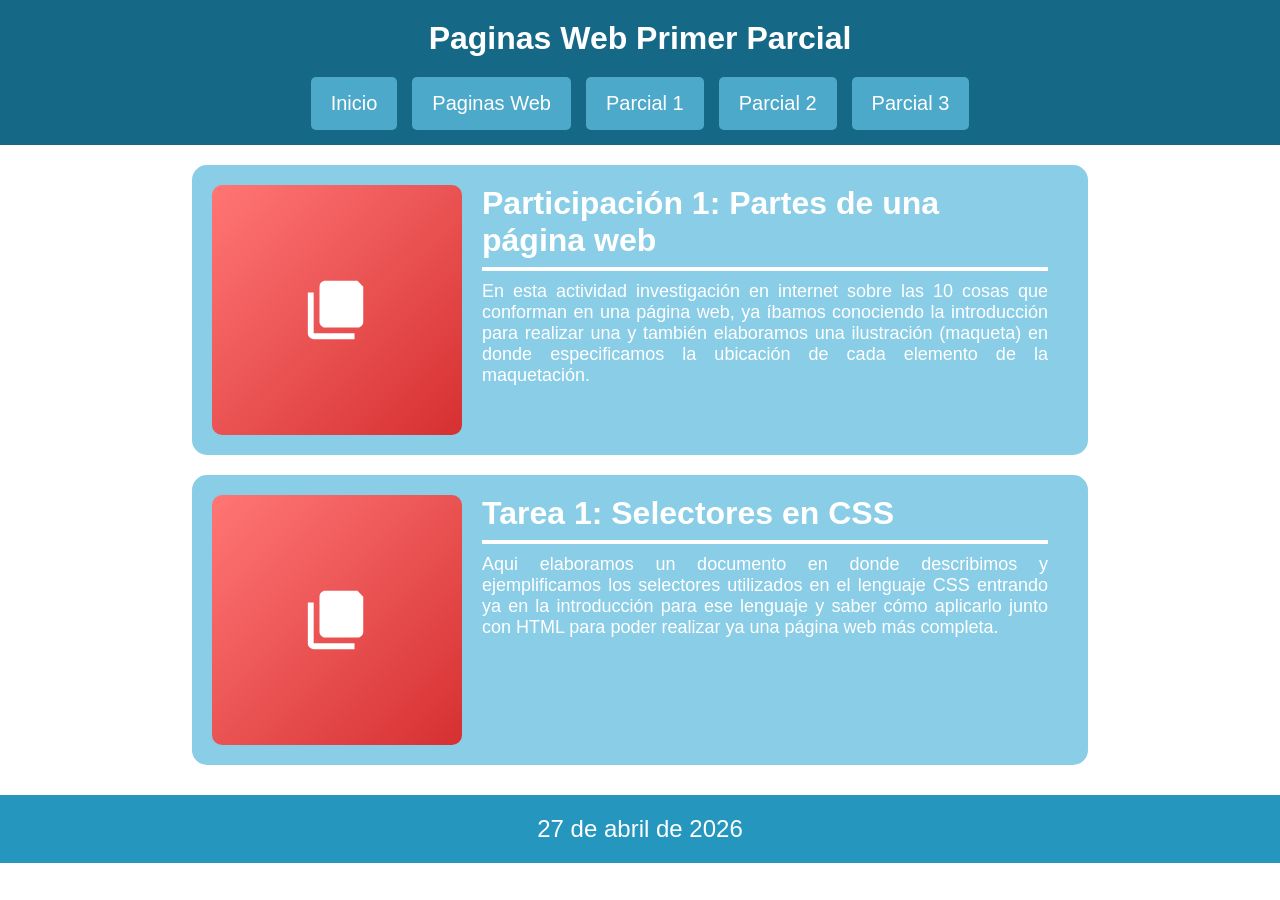
<file: paginas-web/pw_p1_index.html>
﻿<!DOCTYPE html>
<html lang="es">
<head>
    <meta charset="utf-8">
    <meta http-equiv="X-UA-Compatible" content="IE=edge">
    <meta name="viewport" content="width=device-width, initial-scale=1.0">
    <link rel="stylesheet" type="text/css" href="../estilos_pw_p1.css">
    <title>Primer Parcial</title>
</head>

<body>

<header>

    <h1>Paginas Web Primer Parcial</h1>

    <nav>
        <ul>
            <li><a href="../index.html">Inicio</a></li>
            <li><a href="../pw_index.html">Paginas Web</a></li>
            <li><a href="pw_p1_index.html">Parcial 1</a></li>
            <li><a href="pw_p2_index.html">Parcial 2</a></li>
            <li><a href="pw_p3_index.html">Parcial 3</a></li>
        </ul>
    </nav>

</header>

<main>

    <div class="actividad">
        <a href="../elementos/pw1-1.pdf" target="_blank" class="preview-container">
            <div class="file-icon-wrapper pdf-bg">
                <svg viewBox="0 0 24 24" class="file-svg">
                    <path d="M19,2H8C6.9,2,6,2.9,6,4v12c0,1.1,0.9,2,2,2h11c1.1,0,2-0.9,2-2V4C21,2.9,20.1,2H19z M19,16H8V4h11V16z" fill="#FFF"/>
                    <path d="M4,6H2v14c0,1.1,0.9,2,2,2h14v-2H4V6z" fill="#FFF"/>
                    <text x="10" y="12" fill="#FFF" font-family="Arial" font-size="5" font-weight="bold">PDF</text>
                </svg>
            </div>
        </a>
        <div class="actividad_contenido">
            <h2 class="actividad_titulo">
                Participación 1: Partes de una página web
            </h2>
                <p class="actividad_descripcion">
                    En esta actividad investigación en internet sobre las 10 cosas que conforman en una página web, ya íbamos conociendo la introducción para realizar una y también elaboramos una ilustración (maqueta) en donde especificamos la ubicación de cada elemento de la maquetación. 
                </p>
            </div>
        </div>
        <div class="actividad">
            <a href="../elementos/pw-2.pdf" target="_blank" class="preview-container">
                <div class="file-icon-wrapper pdf-bg">
                    <svg viewBox="0 0 24 24" class="file-svg">
                        <path d="M19,2H8C6.9,2,6,2.9,6,4v12c0,1.1,0.9,2,2,2h11c1.1,0,2-0.9,2-2V4C21,2.9,20.1,2H19z M19,16H8V4h11V16z" fill="#FFF"/>
                        <path d="M4,6H2v14c0,1.1,0.9,2,2,2h14v-2H4V6z" fill="#FFF"/>
                        <text x="10" y="12" fill="#FFF" font-family="Arial" font-size="5" font-weight="bold">PDF</text>
                    </svg>
                </div>
            </a>
            <div class="actividad_contenido">
                <h2 class="actividad_titulo">
                    Tarea 1: Selectores en CSS
                </h2>
                <p class="actividad_descripcion">
                     Aqui elaboramos un documento en donde describimos y ejemplificamos los selectores utilizados en el lenguaje CSS entrando ya en la introducción para ese lenguaje y saber cómo aplicarlo junto con HTML para poder realizar ya una página web más completa. 
                </p>
            </div>
        </div>
    </main>

    <footer>
        <p>27 de abril de 2026</p>
    </footer>

</body>
</html>
</file>
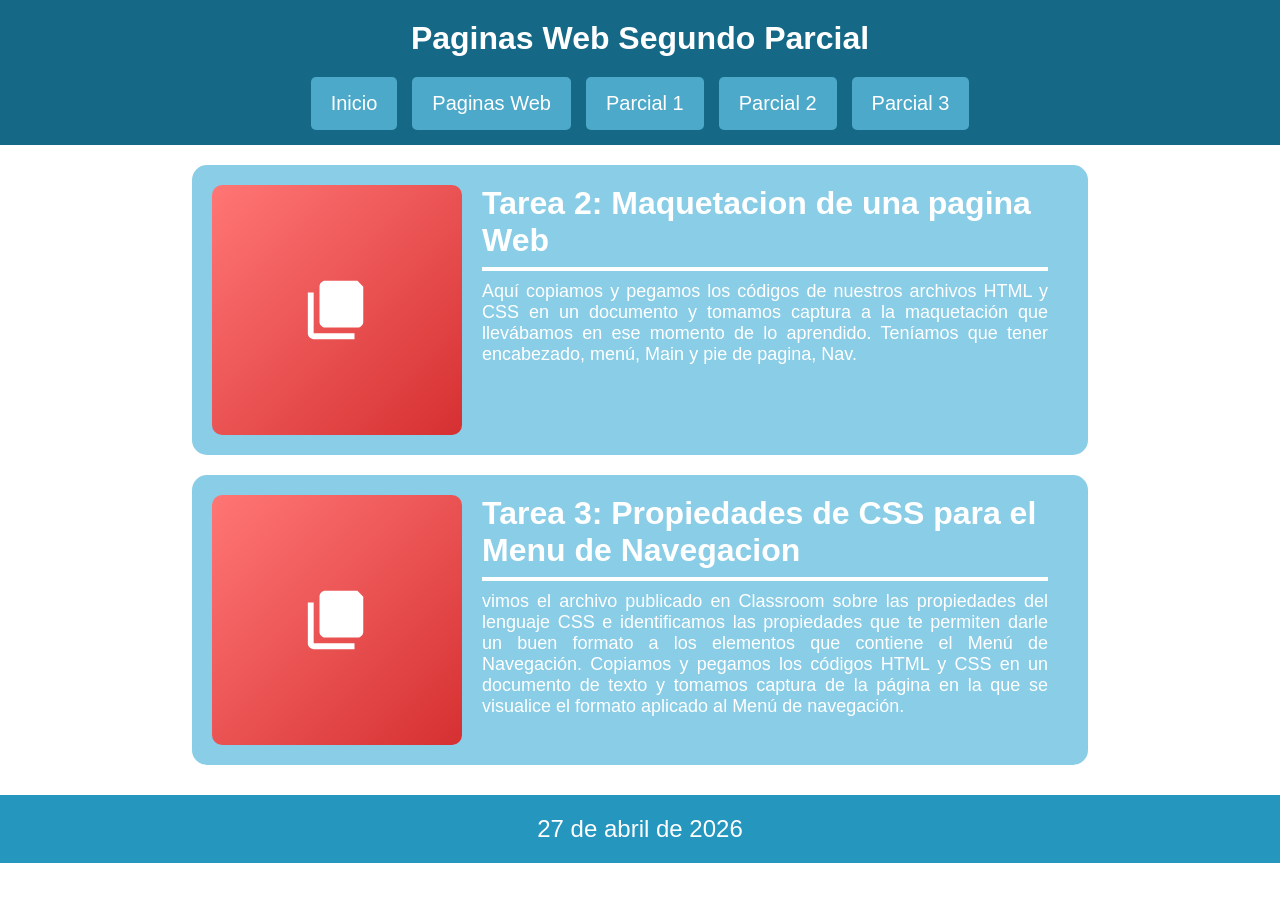
<file: paginas-web/pw_p2_index.html>
﻿<!DOCTYPE html>
<html lang="es">
<head>
    <meta charset="utf-8">
    <meta http-equiv="X-UA-Compatible" content="IE=edge">
    <meta name="viewport" content="width=device-width, initial-scale=1.0">
    <link rel="stylesheet" type="text/css" href="../estilos_pw_p2.css">
    <title>Segundo Parcial</title>
</head>

<body>

<header>

    <h1>Paginas Web Segundo Parcial</h1>

        <nav>

            <ul>
                <li><a href="../index.html">Inicio</a></li>
                <li><a href="../pw_index.html">Paginas Web</a></li>
                <li><a href="pw_p1_index.html">Parcial 1</a></li>
                <li><a href="pw_p2_index.html">Parcial 2</a></li>
                <li><a href="pw_p3_index.html">Parcial 3</a></li>
            </ul>

        </nav>

    </header>

    <main>

    <div class="actividad">

        <a href="../elementos/t2maquetacion.pdf" target="_blank" class="preview-container">
            <div class="file-icon-wrapper pdf-bg">
                <svg viewBox="0 0 24 24" class="file-svg">
                    <path d="M19,2H8C6.9,2,6,2.9,6,4v12c0,1.1,0.9,2,2,2h11c1.1,0,2-0.9,2-2V4C21,2.9,20.1,2H19z M19,16H8V4h11V16z" fill="#FFF"/>
                    <path d="M4,6H2v14c0,1.1,0.9,2,2,2h14v-2H4V6z" fill="#FFF"/>
                    <text x="10" y="12" fill="#FFF" font-family="Arial" font-size="5" font-weight="bold">PDF</text>
                </svg>
            </div>
        </a>

        <div class="actividad_contenido">

            <h2 class="actividad_titulo">
                Tarea 2: Maquetacion de una pagina Web
            </h2>

            <p class="actividad_descripcion">
                Aquí copiamos y pegamos los códigos de nuestros archivos HTML y CSS en un documento y tomamos captura a la maquetación que llevábamos en ese momento de lo aprendido. Teníamos que tener encabezado, menú, Main y pie de pagina, Nav. 
            </p>

        </div>

    </div>

    <div class="actividad">

        <a href="../elementos/t3propiedades.pdf" target="_blank" class="preview-container">
            <div class="file-icon-wrapper pdf-bg">
                <svg viewBox="0 0 24 24" class="file-svg">
                    <path d="M19,2H8C6.9,2,6,2.9,6,4v12c0,1.1,0.9,2,2,2h11c1.1,0,2-0.9,2-2V4C21,2.9,20.1,2H19z M19,16H8V4h11V16z" fill="#FFF"/>
                    <path d="M4,6H2v14c0,1.1,0.9,2,2,2h14v-2H4V6z" fill="#FFF"/>
                    <text x="10" y="12" fill="#FFF" font-family="Arial" font-size="5" font-weight="bold">PDF</text>
                </svg>
            </div>
        </a>

        <div class="actividad_contenido">

            <h2 class="actividad_titulo">
                Tarea 3: Propiedades de CSS para el Menu de Navegacion
            </h2>

            <p class="actividad_descripcion">
                vimos  el archivo publicado en Classroom sobre las propiedades del lenguaje CSS e identificamos  las propiedades que te permiten darle un buen formato a los elementos que contiene el Menú de Navegación. Copiamos y pegamos los códigos HTML y CSS en un documento de texto y  tomamos captura de la  página en la que se visualice el formato aplicado al Menú de navegación.
            </p>

            </div>

        </div>

    </main>

    <footer>
        <p>27 de abril de 2026</p>
    </footer>

</body>
</html>
</file>
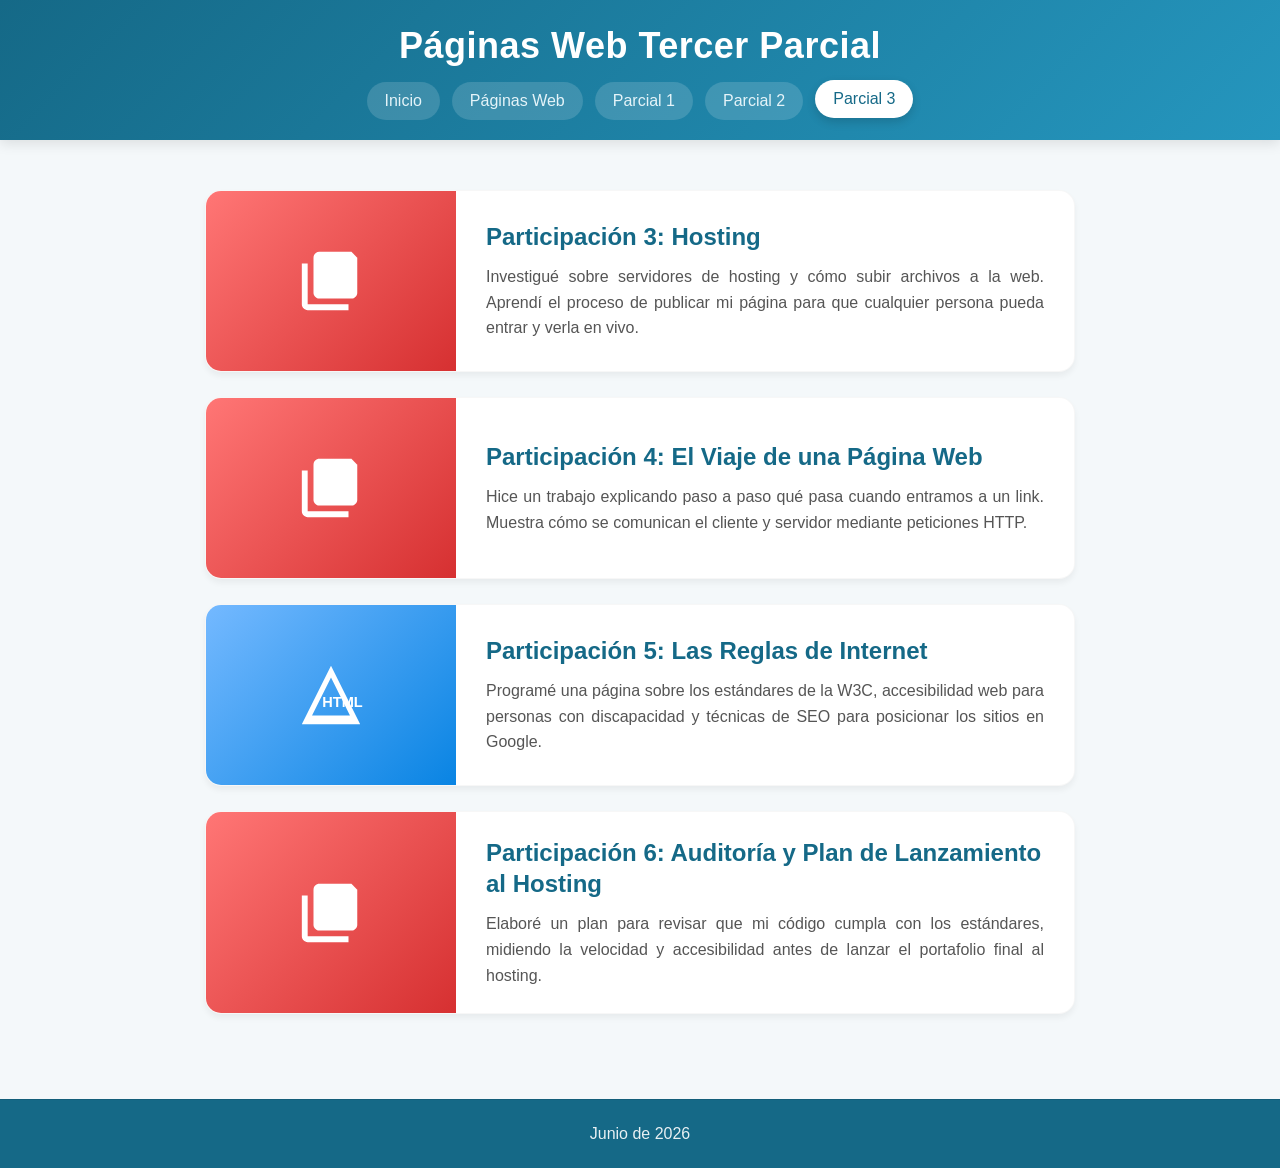
<file: paginas-web/pw_p3_index.html>
﻿<!DOCTYPE html>
<html lang="es">
<head>
    <meta charset="utf-8">
    <meta http-equiv="X-UA-Compatible" content="IE=edge">
    <meta name="viewport" content="width=device-width, initial-scale=1.0">
    <link rel="stylesheet" type="text/css" href="../estilos_pw_p3.css">
    <title>Tercer Parcial - Páginas Web</title>
</head>

<body>

<header>
    <h1>Páginas Web Tercer Parcial</h1>
    <nav>
        <ul>
            <li><a href="../index.html">Inicio</a></li>
            <li><a href="../pw_index.html">Páginas Web</a></li>
            <li><a href="pw_p1_index.html">Parcial 1</a></li>
            <li><a href="pw_p2_index.html">Parcial 2</a></li>
            <li><a href="pw_p3_index.html" class="active">Parcial 3</a></li>
        </ul>
    </nav>
</header>

<main>
    <!-- Actividad 1 -->
    <div class="actividad">
        <a href="../elementos/participacion-paginas-web.pdf" target="_blank" class="preview-container">
            <div class="file-icon-wrapper pdf-bg">
                <svg viewBox="0 0 24 24" class="file-svg">
                    <path d="M19,2H8C6.9,2,6,2.9,6,4v12c0,1.1,0.9,2,2,2h11c1.1,0,2-0.9,2-2V4C21,2.9,20.1,2H19z M19,16H8V4h11V16z" fill="#FFF"/>
                    <path d="M4,6H2v14c0,1.1,0.9,2,2,2h14v-2H4V6z" fill="#FFF"/>
                    <text x="10" y="12" fill="#FFF" font-family="Arial" font-size="5" font-weight="bold">PDF</text>
                </svg>
            </div>
        </a>
        <div class="actividad_contenido">
            <h2 class="actividad_titulo">
                Participación 3: Hosting
            </h2>
            <p class="actividad_descripcion">
                Investigué sobre servidores de hosting y cómo subir archivos a la web. Aprendí el proceso de publicar mi página para que cualquier persona pueda entrar y verla en vivo.
            </p>
        </div>
    </div>

    <!-- Actividad 2 -->
    <div class="actividad">
        <a href="../elementos/participacion-4-el-viaje-de-una-pagina-web.pdf" target="_blank" class="preview-container">
            <div class="file-icon-wrapper pdf-bg">
                <svg viewBox="0 0 24 24" class="file-svg">
                    <path d="M19,2H8C6.9,2,6,2.9,6,4v12c0,1.1,0.9,2,2,2h11c1.1,0,2-0.9,2-2V4C21,2.9,20.1,2H19z M19,16H8V4h11V16z" fill="#FFF"/>
                    <path d="M4,6H2v14c0,1.1,0.9,2,2,2h14v-2H4V6z" fill="#FFF"/>
                    <text x="10" y="12" fill="#FFF" font-family="Arial" font-size="5" font-weight="bold">PDF</text>
                </svg>
            </div>
        </a>
        <div class="actividad_contenido">
            <h2 class="actividad_titulo">
                Participación 4: El Viaje de una Página Web
            </h2>
            <p class="actividad_descripcion">
                Hice un trabajo explicando paso a paso qué pasa cuando entramos a un link. Muestra cómo se comunican el cliente y servidor mediante peticiones HTTP.
            </p>
        </div>
    </div>

    <!-- Actividad 3 -->
    <div class="actividad">
        <a href="../elementos/estandares.html" target="_blank" class="preview-container">
            <div class="file-icon-wrapper html-bg">
                <svg viewBox="0 0 24 24" class="file-svg">
                    <path d="M12,2L2,22h20L12,2z M12,6l6.5,13h-13L12,6z" fill="#FFF"/>
                    <text x="9" y="16" fill="#FFF" font-family="Arial" font-size="5" font-weight="bold">HTML</text>
                </svg>
            </div>
        </a>
        <div class="actividad_contenido">
            <h2 class="actividad_titulo">
                Participación 5: Las Reglas de Internet
            </h2>
            <p class="actividad_descripcion">
                Programé una página sobre los estándares de la W3C, accesibilidad web para personas con discapacidad y técnicas de SEO para posicionar los sitios en Google.
            </p>
        </div>
    </div>

    <!-- Actividad 4 -->
    <div class="actividad">
        <a href="../elementos/paula-hernandez-gaxiola-participacion-6-auditoria-y-plan-de-lanzamiento-al-hosting.pdf" target="_blank" class="preview-container">
            <div class="file-icon-wrapper pdf-bg">
                <svg viewBox="0 0 24 24" class="file-svg">
                    <path d="M19,2H8C6.9,2,6,2.9,6,4v12c0,1.1,0.9,2,2,2h11c1.1,0,2-0.9,2-2V4C21,2.9,20.1,2H19z M19,16H8V4h11V16z" fill="#FFF"/>
                    <path d="M4,6H2v14c0,1.1,0.9,2,2,2h14v-2H4V6z" fill="#FFF"/>
                    <text x="10" y="12" fill="#FFF" font-family="Arial" font-size="5" font-weight="bold">PDF</text>
                </svg>
            </div>
        </a>
        <div class="actividad_contenido">
            <h2 class="actividad_titulo">
                Participación 6: Auditoría y Plan de Lanzamiento al Hosting
            </h2>
            <p class="actividad_descripcion">
                Elaboré un plan para revisar que mi código cumpla con los estándares, midiendo la velocidad y accesibilidad antes de lanzar el portafolio final al hosting.
            </p>
        </div>
    </div>
</main>

<footer>
    <p>Junio de 2026</p>
</footer>

</body>
</html>
</file>
<file: estilo.css>
*{
    box-sizing: border-box;
    margin: 0;
    padding: 0;
}

body{
    background-color: #FFF;
    font-family: 'Segoe UI', Tahoma, Geneva, Verdana, sans-serif;
}

header{
    background-color: #156987;
    margin-bottom: 30px;
}

h1{
    color: #FFF;
    text-align: center;
    padding: 25px;
    font-size: 40px;
}

.perfil{
    width: 70%;
    margin: auto;
    background-color: #8acde6;
    padding: 30px;
    border-radius: 15px;
    display: flex;
    align-items: center;
    margin-bottom: 40px;
}

.perfil img{
    width: 180px;
    height: 180px;
    border-radius: 50%;
    object-fit: cover;
    margin-right: 30px;
}

.perfil_contenido{
    font-size: 22px;
    color: #FFF;
}

.perfil_contenido h2{
    margin-bottom: 15px;
}

.materias{
    width: 70%;
    margin: auto;
    display: flex;
    gap: 30px;
    margin-bottom: 40px;
}

.tarjeta{
    flex: 1;
    background-color: #8acde6;
    padding: 30px;
    border-radius: 15px;
    color: #FFF;
    transition: 0.3s;
}

.tarjeta:hover{
    box-shadow: 0px 0px 4px 4px #ccc;
}

.tarjeta h2{
    margin-bottom: 15px;
    border-bottom: 4px solid #FFF;
    padding-bottom: 10px;
}

.tarjeta p{
    margin-bottom: 20px;
    font-size: 18px;
    text-align: justify;
}

.tarjeta a{
    background-color: #156987;
    padding: 10px 18px;
    border-radius: 5px;
    display: block;
    transition: 0.3s;
    color: #FFF;
    text-decoration: none;
    margin: 10px auto;
    width: 180px;
    text-align: center;
}

.parciales{
    margin-top: 15px;
    display: flex;
    flex-direction: column;
    gap: 10px;
}

footer{
    background-color: #2596be;
    color: #fff;
    padding: 20px;
    font-size: 24px;
    text-align: center;
}
</file>
<file: estilos_dd.css>
*{
    margin: 0;
    padding: 0;
    box-sizing: border-box;
}

body{
    background-color: #f4f7f8;
    font-family: Arial, sans-serif;
}

header{
    background-color: #156987;
    padding: 30px;
    text-align: center;
}

header h1{
    color: white;
    font-size: 42px;
}

nav{
    background-color: white;
    display: flex;
    justify-content: center;
    gap: 20px;
    padding: 20px;
    border-bottom: 3px solid #4da9ca;
}

nav a{
    text-decoration: none;
    color: white;
    background-color: #4da9ca;
    padding: 12px 20px;
    border-radius: 8px;
    transition: 0.3s;
    font-size: 18px;
}


main{
    width: 90%;
    margin: auto;
    padding: 40px 0;
}

#banner{
    background-color: #8acde6;
    border-radius: 15px;
    padding: 60px;
    text-align: center;
    color: white;
    min-height: 400px;
    display: flex;
    justify-content: center;
    align-items: center;
}

.contenido_banner h2{
    font-size: 40px;
    margin-bottom: 20px;
}

.contenido_banner p{
    font-size: 22px;
    width: 70%;
    margin: auto;
    line-height: 1.6;
}

footer{
    background-color: #2596be;
    color: white;
    text-align: center;
    padding: 25px;
    font-size: 22px;
}
</file>
<file: estilos_pw.css>
*{
    margin: 0;
    padding: 0;
    box-sizing: border-box;
}

body{
    background-color: #f4f7f8;
    font-family: Arial, sans-serif;
}

header{
    background-color: #156987;
    padding: 30px;
    text-align: center;
}

header h1{
    color: white;
    font-size: 42px;
}

nav{
    background-color: white;
    display: flex;
    justify-content: center;
    gap: 20px;
    padding: 20px;
    border-bottom: 3px solid #4da9ca;
}

nav a{
    text-decoration: none;
    color: white;
    background-color: #4da9ca;
    padding: 12px 20px;
    border-radius: 8px;
    transition: 0.3s;
    font-size: 18px;
}

main{
    width: 90%;
    margin: auto;
    padding: 40px 0;
}

#banner{
    background-color: #8acde6;
    border-radius: 15px;
    padding: 60px;
    text-align: center;
    color: white;
    min-height: 400px;
    display: flex;
    justify-content: center;
    align-items: center;
}

.contenido_banner h2{
    font-size: 40px;
    margin-bottom: 20px;
}

.contenido_banner p{
    font-size: 22px;
    width: 70%;
    margin: auto;
    line-height: 1.6;
}

footer{
    background-color: #2596be;
    color: white;
    text-align: center;
    padding: 25px;
    font-size: 22px;
}
</file>
<file: estilos_dd_p1.css>
*{
    box-sizing: border-box;
    margin: 0;
    padding: 0;
}

body{
    background-color: #FFF;
    font-family: 'Segoe UI', Tahoma, Geneva, Verdana, sans-serif;
}


header{
    background-color: #156987;
    margin-bottom: 20px;
}

h1{
    color: #FFF;
    text-align: center;
    padding: 20px;
}

nav{
    padding-bottom: 15px;
}

ul{
    display: flex;
    justify-content: center;
    flex-wrap: wrap;
    gap: 15px;
}

li{
    list-style-type: none;
    background-color:#4da9ca;
    padding: 15px 20px;
    border-radius: 5px;
    font-size: 20px;
    transition: 0.3s;
}


a{
    color: #fff;
    text-decoration: none;
}

.actividad{
    display: flex;
    padding: 20px;
    width: 70%;
    margin: auto;
    background-color: #8acde6;
    margin-bottom: 20px;
    border-radius: 15px;
    transition: 0.3s;
}

.actividad:hover{
    box-shadow: 0px 0px 4px 4px #ccc;
}

.actividad_pdf{
    flex: 1;
    height: 300px;
    border-radius: 10px;
    object-fit: cover;
}

.preview-container {
    width: 250px;
    min-width: 200px;
    text-decoration: none;
    overflow: hidden;
    position: relative;
    cursor: pointer;
    border-radius: 10px;
}

.file-icon-wrapper {
    width: 100%;
    height: 100%;
    min-height: 250px;
    display: flex;
    align-items: center;
    justify-content: center;
    transition: background-color 0.3s ease;
}

.pdf-bg {
    background: linear-gradient(135deg, #ff7675 0%, #d63031 100%);
}

.file-svg {
    width: 70px;
    height: 70px;
    transition: transform 0.3s ease;
}

.preview-container:hover .file-svg {
    transform: scale(1.15) rotate(-3deg);
}

.actividad_titulo{
    margin-bottom: 10px;
    font-size: 32px;
    padding-bottom: 8px;
    border-bottom: #fff 4px solid;
    text-align: left;
    color: #FFF;
}

.actividad_contenido{
    flex: 1;
    padding: 0 20px;
    text-align: justify;
    font-size: 18px;
    color: #FFF;
}

footer{
    background-color: #2596be;
    color: #fff;
    padding: 20px;
    font-size: 24px;
    text-align: center;
    margin-top: 30px;
}
</file>
<file: estilos_dd_p2.css>
*{
    box-sizing: border-box;
    margin: 0;
    padding: 0;
}

body{
    background-color: #FFF;
    font-family: 'Segoe UI', Tahoma, Geneva, Verdana, sans-serif;
}


header{
    background-color: #156987;
    margin-bottom: 20px;
}

h1{
    color: #FFF;
    text-align: center;
    padding: 20px;
}

nav{
    padding-bottom: 15px;
}

ul{
    display: flex;
    justify-content: center;
    flex-wrap: wrap;
    gap: 15px;
}

li{
    list-style-type: none;
    background-color:#4da9ca;
    padding: 15px 20px;
    border-radius: 5px;
    font-size: 20px;
    transition: 0.3s;
}

a{
    color: #fff;
    text-decoration: none;
}

.actividad{
    display: flex;
    padding: 20px;
    width: 70%;
    margin: auto;
    background-color: #8acde6;
    margin-bottom: 20px;
    border-radius: 15px;
    transition: 0.3s;
}

.actividad:hover{
    box-shadow: 0px 0px 4px 4px #ccc;
}

.actividad_pdf{
    flex: 1;
    height: 300px;
    border-radius: 10px;
    object-fit: cover;
}

.preview-container {
    width: 250px;
    min-width: 200px;
    text-decoration: none;
    overflow: hidden;
    position: relative;
    cursor: pointer;
    border-radius: 10px;
}

.file-icon-wrapper {
    width: 100%;
    height: 100%;
    min-height: 250px;
    display: flex;
    align-items: center;
    justify-content: center;
    transition: background-color 0.3s ease;
}

.pdf-bg {
    background: linear-gradient(135deg, #ff7675 0%, #d63031 100%);
}

.file-svg {
    width: 70px;
    height: 70px;
    transition: transform 0.3s ease;
}

.preview-container:hover .file-svg {
    transform: scale(1.15) rotate(-3deg);
}

.actividad_titulo{
    margin-bottom: 10px;
    font-size: 32px;
    padding-bottom: 8px;
    border-bottom: #fff 4px solid;
    text-align: left;
    color: #FFF;
}

.actividad_contenido{
    flex: 1;
    padding: 0 20px;
    text-align: justify;
    font-size: 18px;
    color: #FFF;
}

footer{
    background-color: #2596be;
    color: #fff;
    padding: 20px;
    font-size: 24px;
    text-align: center;
    margin-top: 30px;
}
</file>
<file: estilos_dd_p3.css>
*{
    box-sizing: border-box;
    margin: 0;
    padding: 0;
}

body {
    background-color: #f4f8fa;
    font-family: 'Segoe UI', Roboto, Helvetica, Arial, sans-serif;
    color: #333;
}

header {
    background: linear-gradient(135deg, #156987 0%, #2596be 100%);
    margin-bottom: 30px;
    box-shadow: 0 4px 12px rgba(0, 0, 0, 0.1);
}

h1 {
    color: #FFF;
    text-align: center;
    padding: 25px 20px 15px 20px;
    font-size: 36px;
    font-weight: 600;
    letter-spacing: 0.5px;
}

nav {
    padding-bottom: 20px;
}

ul {
    display: flex;
    justify-content: center;
    flex-wrap: wrap;
    gap: 12px;
}

li {
    list-style-type: none;
}

nav a {
    display: block;
    color: #e5f4f9;
    text-decoration: none;
    background-color: rgba(255, 255, 255, 0.15);
    padding: 10px 18px;
    border-radius: 20px;
    font-size: 16px;
    font-weight: 500;
    transition: all 0.3s ease;
}

nav a:hover, nav a.active {
    background-color: #FFF;
    color: #156987;
    box-shadow: 0 4px 10px rgba(0, 0, 0, 0.15);
    transform: translateY(-2px);
}

main {
    max-width: 900px;
    margin: 0 auto;
    padding: 20px 15px 60px 15px;
}

.actividad {
    display: flex;
    background-color: #FFF;
    margin-bottom: 25px;
    border-radius: 16px;
    box-shadow: 0 4px 6px rgba(0, 0, 0, 0.05);
    overflow: hidden;
    transition: all 0.3s cubic-bezier(0.25, 0.8, 0.25, 1);
    border: 1px solid rgba(0, 0, 0, 0.03);
}

.actividad:hover {
    transform: translateY(-4px);
    box-shadow: 0 12px 20px rgba(0, 0, 0, 0.1);
}

/* Gray styling for non-delivered assignments */
.actividad.no-entregada {
    background-color: #fafafa;
    border: 1px dashed #ccc;
    box-shadow: none;
}

.actividad.no-entregada:hover {
    transform: none;
    box-shadow: none;
}

.actividad.no-entregada .actividad_titulo {
    color: #888;
}

.actividad.no-entregada .actividad_descripcion {
    color: #888;
    font-style: italic;
}

.preview-container {
    width: 250px;
    min-width: 200px;
    text-decoration: none;
    overflow: hidden;
    position: relative;
    cursor: pointer;
}

.video-preview-container {
    width: 250px;
    min-width: 200px;
    background-color: #000;
    display: flex;
    align-items: center;
    justify-content: center;
}

.actividad_video {
    width: 100%;
    height: 100%;
    max-height: 200px;
    object-fit: cover;
}

.file-icon-wrapper {
    width: 100%;
    height: 100%;
    min-height: 180px;
    display: flex;
    align-items: center;
    justify-content: center;
    transition: background-color 0.3s ease;
}

.pdf-bg {
    background: linear-gradient(135deg, #ff7675 0%, #d63031 100%);
}

.psd-bg {
    background: linear-gradient(135deg, #74b9ff 0%, #00a8ff 100%);
}

.empty-bg {
    background: #eaeaea;
}

.file-svg {
    width: 70px;
    height: 70px;
    transition: transform 0.3s ease;
}

.preview-container:hover .file-svg {
    transform: scale(1.15) rotate(-3deg);
}

.actividad_contenido {
    flex: 1;
    padding: 25px 30px;
    display: flex;
    flex-direction: column;
    justify-content: center;
}

.actividad_titulo {
    font-size: 24px;
    color: #156987;
    margin-bottom: 12px;
    font-weight: 600;
    line-height: 1.3;
}

.actividad_descripcion {
    font-size: 16px;
    line-height: 1.6;
    color: #555;
    text-align: justify;
}

footer {
    background-color: #156987;
    color: rgba(255, 255, 255, 0.9);
    padding: 25px;
    font-size: 16px;
    text-align: center;
    border-top: 1px solid rgba(0, 0, 0, 0.1);
}

@media (max-width: 650px) {
    .actividad {
        flex-direction: column;
    }
    
    .preview-container, .video-preview-container {
        width: 100%;
    }
    
    .file-icon-wrapper {
        min-height: 140px;
        padding: 20px;
    }
    
    .actividad_video {
        max-height: 250px;
    }
    
    .actividad_contenido {
        padding: 20px;
    }
}
</file>
<file: estilos_pw_p1.css>
*{
    box-sizing: border-box;
    margin: 0;
    padding: 0;
}

body{
    background-color: #FFF;
    font-family: 'Segoe UI', Tahoma, Geneva, Verdana, sans-serif;
}

header{
    background-color: #156987;
    margin-bottom: 20px;
}

h1{
    color: #FFF;
    text-align: center;
    padding: 20px;
}

nav{
    padding-bottom: 15px;
}

ul{
    display: flex;
    justify-content: center;
    flex-wrap: wrap;
    gap: 15px;
}

li{
    list-style-type: none;
    background-color:#4da9ca;
    padding: 15px 20px;
    border-radius: 5px;
    font-size: 20px;
    transition: 0.3s;
}

a{
    color: #fff;
    text-decoration: none;
}

.actividad{
    display: flex;
    padding: 20px;
    width: 70%;
    margin: auto;
    background-color: #8acde6;
    margin-bottom: 20px;
    border-radius: 15px;
    transition: 0.3s;
}

.actividad:hover{
    box-shadow: 0px 0px 4px 4px #ccc;
}

.actividad_pdf{
    flex: 1;
    height: 300px;
    border-radius: 10px;
    object-fit: cover;
}

.preview-container {
    width: 250px;
    min-width: 200px;
    text-decoration: none;
    overflow: hidden;
    position: relative;
    cursor: pointer;
    border-radius: 10px;
}

.file-icon-wrapper {
    width: 100%;
    height: 100%;
    min-height: 250px;
    display: flex;
    align-items: center;
    justify-content: center;
    transition: background-color 0.3s ease;
}

.pdf-bg {
    background: linear-gradient(135deg, #ff7675 0%, #d63031 100%);
}

.file-svg {
    width: 70px;
    height: 70px;
    transition: transform 0.3s ease;
}

.preview-container:hover .file-svg {
    transform: scale(1.15) rotate(-3deg);
}

.actividad_titulo{
    margin-bottom: 10px;
    font-size: 32px;
    padding-bottom: 8px;
    border-bottom: #fff 4px solid;
    text-align: left;
    color: #FFF;
}

.actividad_contenido{
    flex: 1;
    padding: 0 20px;
    text-align: justify;
    font-size: 18px;
    color: #FFF;
}

footer{
    background-color: #2596be;
    color: #fff;
    padding: 20px;
    font-size: 24px;
    text-align: center;
    margin-top: 30px;
}
</file>
<file: estilos_pw_p2.css>
*{
    box-sizing: border-box;
    margin: 0;
    padding: 0;
}

body{
    background-color: #FFF;
    font-family: 'Segoe UI', Tahoma, Geneva, Verdana, sans-serif;
}

header{
    background-color: #156987;
    margin-bottom: 20px;
}

h1{
    color: #FFF;
    text-align: center;
    padding: 20px;
}

nav{
    padding-bottom: 15px;
}

ul{
    display: flex;
    justify-content: center;
    flex-wrap: wrap;
    gap: 15px;
}

li{
    list-style-type: none;
    background-color:#4da9ca;
    padding: 15px 20px;
    border-radius: 5px;
    font-size: 20px;
    transition: 0.3s;
}

a{
    color: #fff;
    text-decoration: none;
}

.actividad{
    display: flex;
    padding: 20px;
    width: 70%;
    margin: auto;
    background-color: #8acde6;
    margin-bottom: 20px;
    border-radius: 15px;
    transition: 0.3s;
}

.actividad:hover{
    box-shadow: 0px 0px 4px 4px #ccc;
}

.actividad_pdf{
    flex: 1;
    height: 300px;
    border-radius: 10px;
    object-fit: cover;
}

.preview-container {
    width: 250px;
    min-width: 200px;
    text-decoration: none;
    overflow: hidden;
    position: relative;
    cursor: pointer;
    border-radius: 10px;
}

.file-icon-wrapper {
    width: 100%;
    height: 100%;
    min-height: 250px;
    display: flex;
    align-items: center;
    justify-content: center;
    transition: background-color 0.3s ease;
}

.pdf-bg {
    background: linear-gradient(135deg, #ff7675 0%, #d63031 100%);
}

.file-svg {
    width: 70px;
    height: 70px;
    transition: transform 0.3s ease;
}

.preview-container:hover .file-svg {
    transform: scale(1.15) rotate(-3deg);
}

.actividad_titulo{
    margin-bottom: 10px;
    font-size: 32px;
    padding-bottom: 8px;
    border-bottom: #fff 4px solid;
    text-align: left;
    color: #FFF;
}

.actividad_contenido{
    flex: 1;
    padding: 0 20px;
    text-align: justify;
    font-size: 18px;
    color: #FFF;
}

footer{
    background-color: #2596be;
    color: #fff;
    padding: 20px;
    font-size: 24px;
    text-align: center;
    margin-top: 30px;
}
</file>
<file: estilos_pw_p3.css>
*{
    box-sizing: border-box;
    margin: 0;
    padding: 0;
}

body {
    background-color: #f4f8fa;
    font-family: 'Segoe UI', Roboto, Helvetica, Arial, sans-serif;
    color: #333;
}

header {
    background: linear-gradient(135deg, #156987 0%, #2596be 100%);
    margin-bottom: 30px;
    box-shadow: 0 4px 12px rgba(0, 0, 0, 0.1);
}

h1 {
    color: #FFF;
    text-align: center;
    padding: 25px 20px 15px 20px;
    font-size: 36px;
    font-weight: 600;
    letter-spacing: 0.5px;
}

nav {
    padding-bottom: 20px;
}

ul {
    display: flex;
    justify-content: center;
    flex-wrap: wrap;
    gap: 12px;
}

li {
    list-style-type: none;
}

nav a {
    display: block;
    color: #e5f4f9;
    text-decoration: none;
    background-color: rgba(255, 255, 255, 0.15);
    padding: 10px 18px;
    border-radius: 20px;
    font-size: 16px;
    font-weight: 500;
    transition: all 0.3s ease;
}

nav a:hover, nav a.active {
    background-color: #FFF;
    color: #156987;
    box-shadow: 0 4px 10px rgba(0, 0, 0, 0.15);
    transform: translateY(-2px);
}

main {
    max-width: 900px;
    margin: 0 auto;
    padding: 20px 15px 60px 15px;
}

.actividad {
    display: flex;
    background-color: #FFF;
    margin-bottom: 25px;
    border-radius: 16px;
    box-shadow: 0 4px 6px rgba(0, 0, 0, 0.05);
    overflow: hidden;
    transition: all 0.3s cubic-bezier(0.25, 0.8, 0.25, 1);
    border: 1px solid rgba(0, 0, 0, 0.03);
}

.actividad:hover {
    transform: translateY(-4px);
    box-shadow: 0 12px 20px rgba(0, 0, 0, 0.1);
}

.preview-container {
    width: 250px;
    min-width: 200px;
    text-decoration: none;
    overflow: hidden;
    position: relative;
    cursor: pointer;
}

.file-icon-wrapper {
    width: 100%;
    height: 100%;
    min-height: 180px;
    display: flex;
    align-items: center;
    justify-content: center;
    transition: background-color 0.3s ease;
}

.pdf-bg {
    background: linear-gradient(135deg, #ff7675 0%, #d63031 100%);
}

.html-bg {
    background: linear-gradient(135deg, #74b9ff 0%, #0984e3 100%);
}

.file-svg {
    width: 70px;
    height: 70px;
    transition: transform 0.3s ease;
}

.preview-container:hover .file-svg {
    transform: scale(1.15) rotate(-3deg);
}

.actividad_contenido {
    flex: 1;
    padding: 25px 30px;
    display: flex;
    flex-direction: column;
    justify-content: center;
}

.actividad_titulo {
    font-size: 24px;
    color: #156987;
    margin-bottom: 12px;
    font-weight: 600;
    line-height: 1.3;
}

.actividad_descripcion {
    font-size: 16px;
    line-height: 1.6;
    color: #555;
    text-align: justify;
}

footer {
    background-color: #156987;
    color: rgba(255, 255, 255, 0.9);
    padding: 25px;
    font-size: 16px;
    text-align: center;
    border-top: 1px solid rgba(0, 0, 0, 0.1);
}

@media (max-width: 650px) {
    .actividad {
        flex-direction: column;
    }
    
    .preview-container {
        width: 100%;
    }
    
    .file-icon-wrapper {
        min-height: 140px;
        padding: 20px;
    }
    
    .actividad_contenido {
        padding: 20px;
    }
}
</file>
